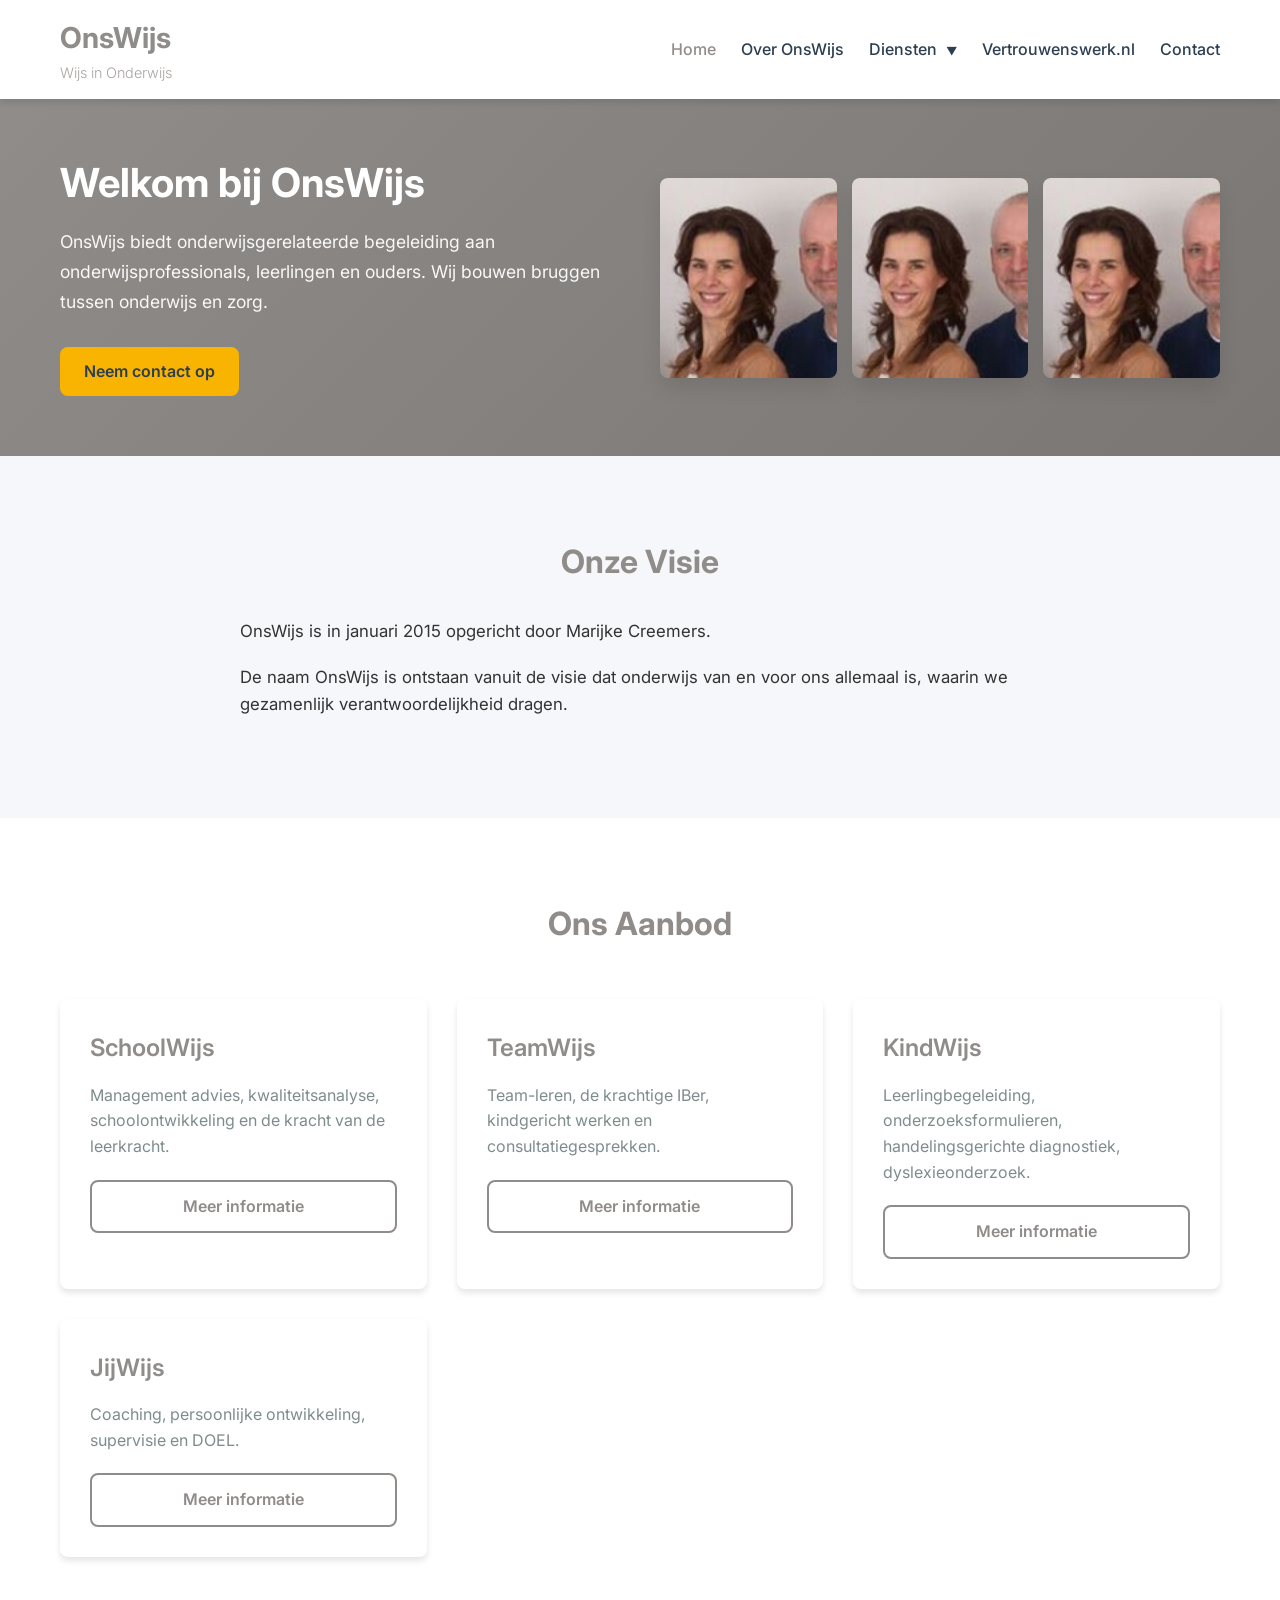
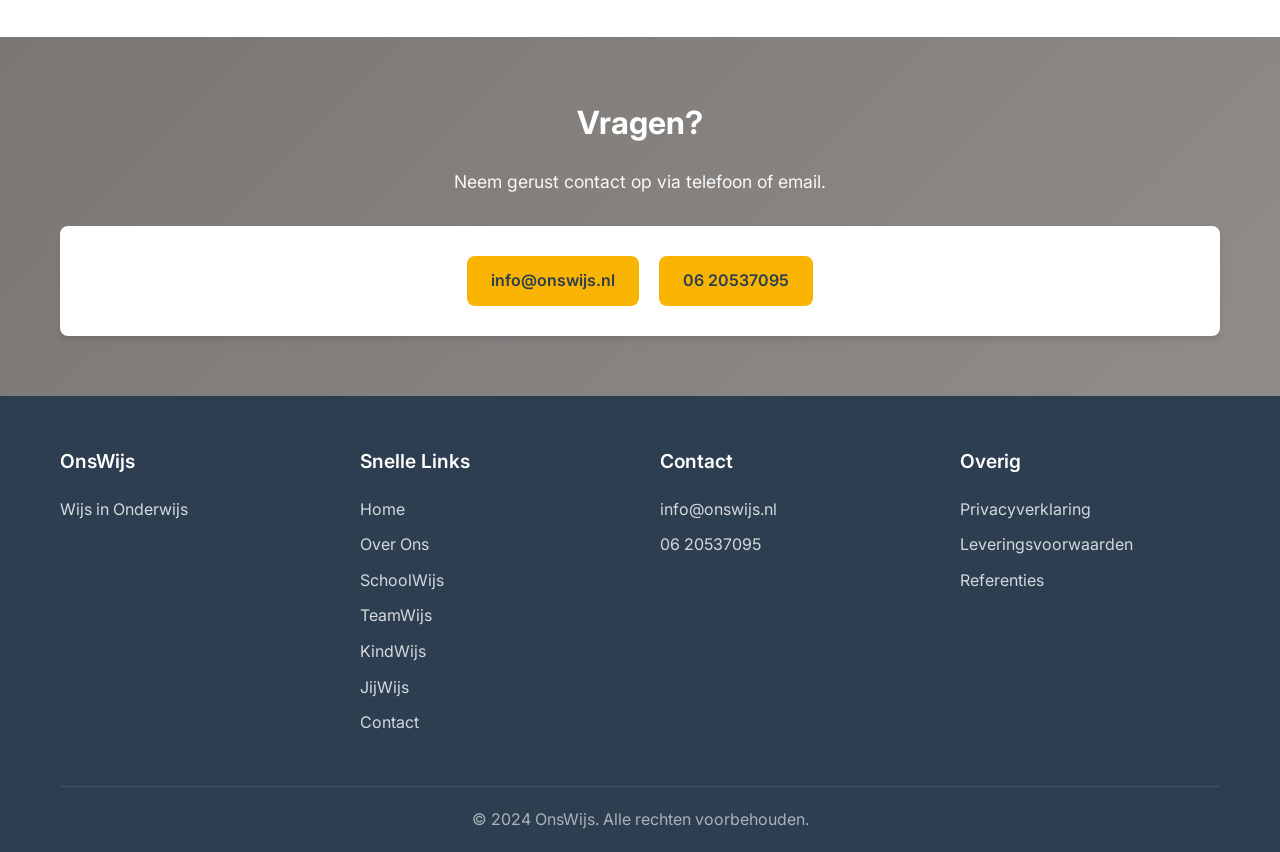
<file: index.html>
<!DOCTYPE html>
<html lang="nl">
<head>
    <meta charset="UTF-8">
    <meta name="viewport" content="width=device-width, initial-scale=1.0">
    <meta name="description" content="OnsWijs - Onderwijsgerelateerde begeleiding voor onderwijsprofessionals, leerlingen en ouders">
    <title>OnsWijs - Wijs in Onderwijs</title>
    <link rel="stylesheet" href="css/style.css">
    <link rel="preconnect" href="https://fonts.googleapis.com">
    <link rel="preconnect" href="https://fonts.gstatic.com" crossorigin>
    <link href="https://fonts.googleapis.com/css2?family=Inter:wght@300;400;500;600;700&display=swap" rel="stylesheet">
</head>
<body>
    <!-- HEADER -->
    <header class="header">
        <div class="container">
            <div class="logo">
                <h1>OnsWijs</h1>
                <p class="tagline">Wijs in Onderwijs</p>
            </div>
            <nav class="main-nav">
                <button class="mobile-menu-toggle" aria-label="Menu">
                    <span class="hamburger"></span>
                </button>
                <ul class="nav-list">
                    <li><a href="index.html" class="active">Home</a></li>
                    <li><a href="over-ons.html">Over OnsWijs</a></li>
                    <li class="dropdown">
                        <a href="#">Diensten <span class="arrow">▼</span></a>
                        <ul class="dropdown-menu">
                            <li><a href="diensten/schoolwijs.html">SchoolWijs</a></li>
                            <li><a href="diensten/teamwijs.html">TeamWijs</a></li>
                            <li><a href="diensten/kindwijs.html">KindWijs</a></li>
                            <li><a href="diensten/jijwijs.html">JijWijs</a></li>
                        </ul>
                    </li>
                    <li><a href="https://www.vertrouwenswerk.nl" target="_blank">Vertrouwenswerk.nl</a></li>
                    <li><a href="contact.html">Contact</a></li>
                </ul>
            </nav>
        </div>
    </header>

    <!-- MAIN CONTENT -->
    <main>
        <section class="hero">
            <div class="container">
                <div class="hero-content">
                    <h2>Welkom bij OnsWijs</h2>
                    <p class="hero-text">
                        OnsWijs biedt onderwijsgerelateerde begeleiding aan onderwijsprofessionals, leerlingen en ouders. Wij bouwen bruggen tussen onderwijs en zorg.
                    </p>
                    <a href="contact.html" class="btn btn-primary">Neem contact op</a>
                </div>
                <div class="hero-images">
                    <img src="images/image1.jpg" alt="Onderwijsbegeleiding" class="hero-img">
                    <img src="images/image2.jpg" alt="Teamontwikkeling" class="hero-img">
                    <img src="images/image3.jpg" alt="Persoonlijke begeleiding" class="hero-img">
                </div>
            </div>
        </section>

        <section class="intro">
            <div class="container">
                <h2>Onze Visie</h2>
                <div class="intro-content">
                    <p>OnsWijs is in januari 2015 opgericht door Marijke Creemers.</p>
                    <p>De naam OnsWijs is ontstaan vanuit de visie dat onderwijs van en voor ons allemaal is, waarin we gezamenlijk verantwoordelijkheid dragen.</p>
                </div>
            </div>
        </section>

        <section class="services-overview">
            <div class="container">
                <h2>Ons Aanbod</h2>
                <div class="services-grid">
                    <div class="service-card">
                        <h3>SchoolWijs</h3>
                        <p>Management advies, kwaliteitsanalyse, schoolontwikkeling en de kracht van de leerkracht.</p>
                        <a href="diensten/schoolwijs.html" class="btn btn-secondary">Meer informatie</a>
                    </div>
                    <div class="service-card">
                        <h3>TeamWijs</h3>
                        <p>Team-leren, de krachtige IBer, kindgericht werken en consultatiegesprekken.</p>
                        <a href="diensten/teamwijs.html" class="btn btn-secondary">Meer informatie</a>
                    </div>
                    <div class="service-card">
                        <h3>KindWijs</h3>
                        <p>Leerlingbegeleiding, onderzoeksformulieren, handelingsgerichte diagnostiek, dyslexieonderzoek.</p>
                        <a href="diensten/kindwijs.html" class="btn btn-secondary">Meer informatie</a>
                    </div>
                    <div class="service-card">
                        <h3>JijWijs</h3>
                        <p>Coaching, persoonlijke ontwikkeling, supervisie en DOEL.</p>
                        <a href="diensten/jijwijs.html" class="btn btn-secondary">Meer informatie</a>
                    </div>
                </div>
            </div>
        </section>

        <section class="cta">
            <div class="container">
                <h2>Vragen?</h2>
                <p>Neem gerust contact op via telefoon of email.</p>
                <div class="contact-info">
                    <a href="mailto:info@onswijs.nl" class="btn btn-primary">info@onswijs.nl</a>
                    <a href="tel:+31620537095" class="btn btn-primary">06 20537095</a>
                </div>
            </div>
        </section>
    </main>

    <!-- FOOTER -->
    <footer class="footer">
        <div class="container">
            <div class="footer-content">
                <div class="footer-section">
                    <h3>OnsWijs</h3>
                    <p>Wijs in Onderwijs</p>
                </div>
                <div class="footer-section">
                    <h3>Snelle Links</h3>
                    <ul>
                        <li><a href="index.html">Home</a></li>
                        <li><a href="over-ons.html">Over Ons</a></li>
                        <li><a href="diensten/schoolwijs.html">SchoolWijs</a></li>
                        <li><a href="diensten/teamwijs.html">TeamWijs</a></li>
                        <li><a href="diensten/kindwijs.html">KindWijs</a></li>
                        <li><a href="diensten/jijwijs.html">JijWijs</a></li>
                        <li><a href="contact.html">Contact</a></li>
                    </ul>
                </div>
                <div class="footer-section">
                    <h3>Contact</h3>
                    <p><a href="mailto:info@onswijs.nl">info@onswijs.nl</a></p>
                    <p><a href="tel:+31620537095">06 20537095</a></p>
                </div>
                <div class="footer-section">
                    <h3>Overig</h3>
                    <ul>
                        <li><a href="privacy.html">Privacyverklaring</a></li>
                        <li><a href="leveringsvoorwaarden.html">Leveringsvoorwaarden</a></li>
                        <li><a href="referenties.html">Referenties</a></li>
                    </ul>
                </div>
            </div>
            <div class="footer-bottom">
                <p>&copy; 2024 OnsWijs. Alle rechten voorbehouden.</p>
            </div>
        </div>
    </footer>

    <script src="js/main.js"></script>
</body>
</html>
</file>
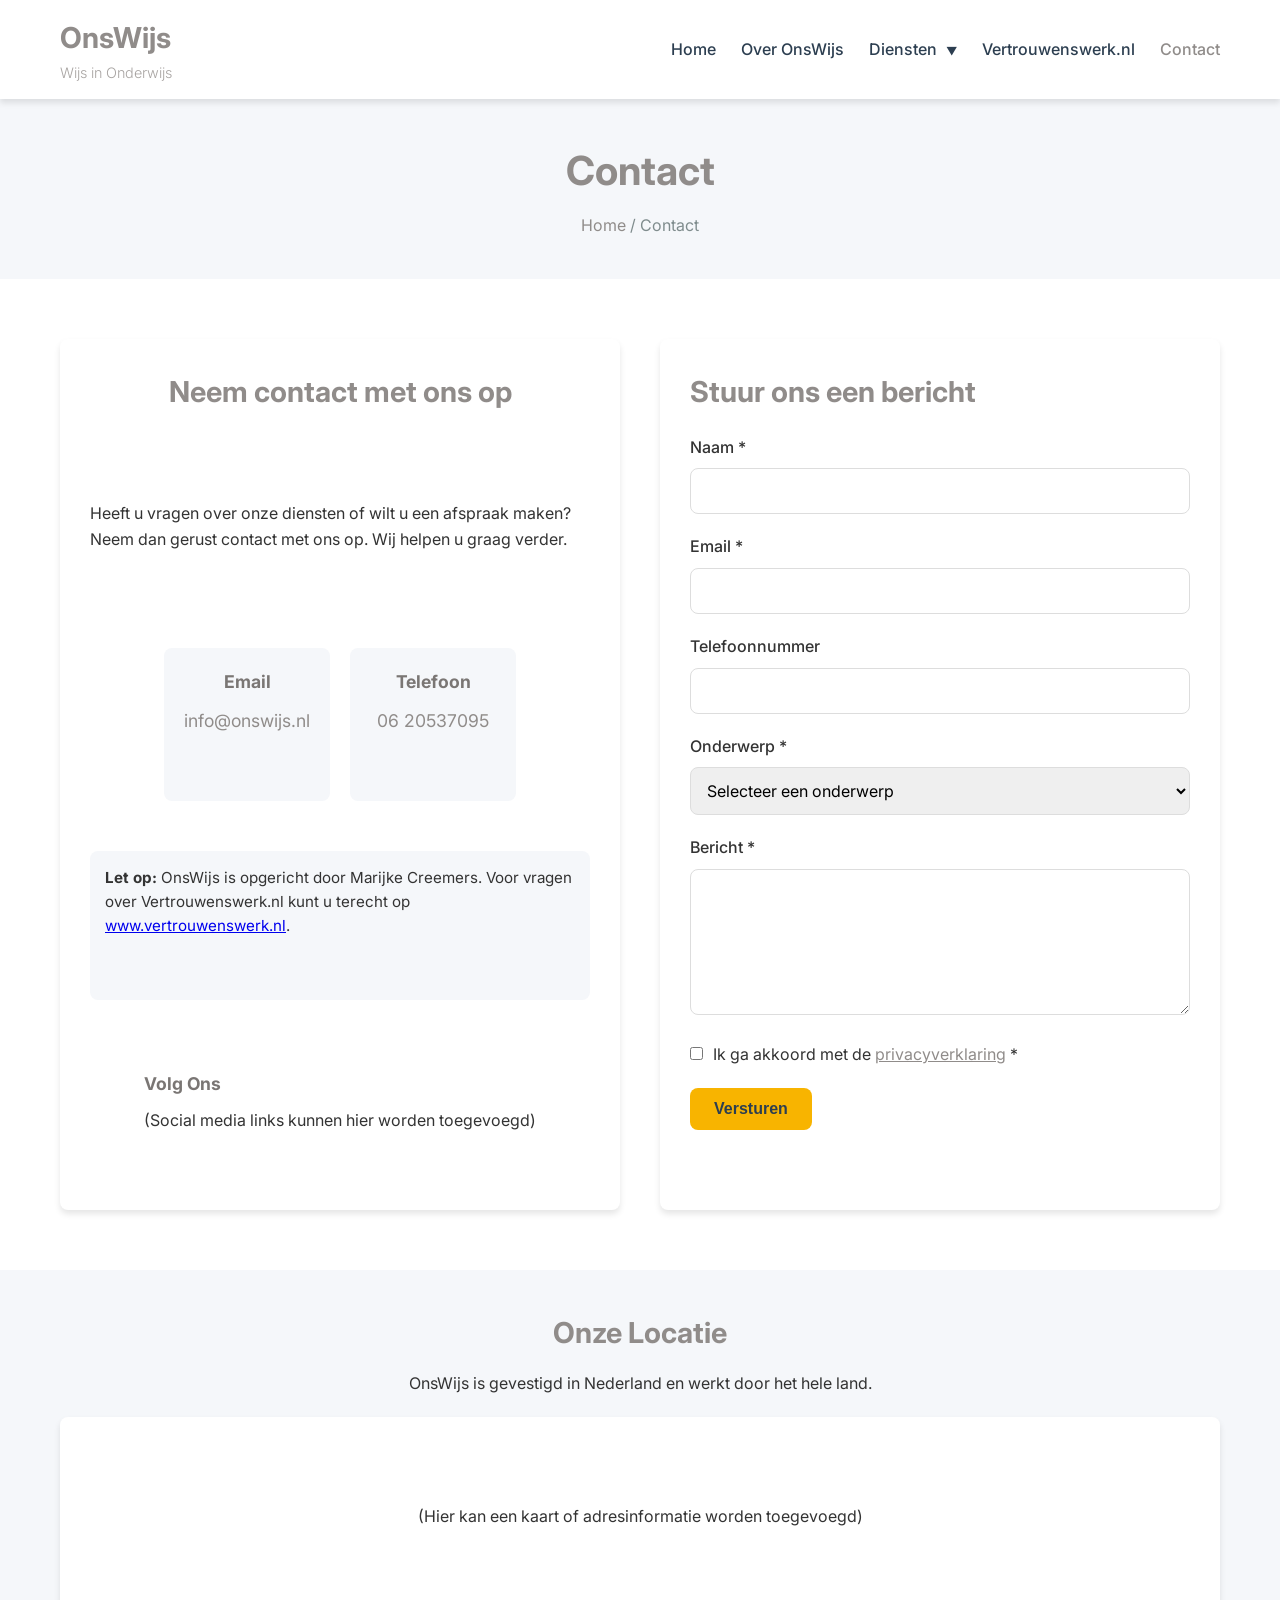
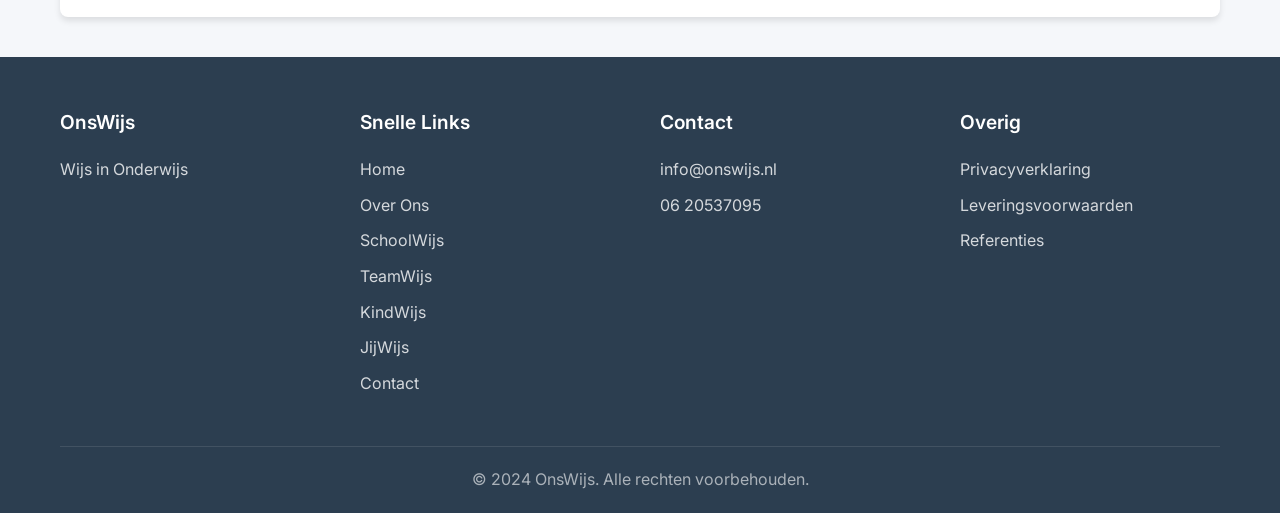
<file: contact.html>
<!DOCTYPE html>
<html lang="nl">
<head>
    <meta charset="UTF-8">
    <meta name="viewport" content="width=device-width, initial-scale=1.0">
    <meta name="description" content="Contact OnsWijs - Neem contact op voor onderwijsgerelateerde begeleiding">
    <title>Contact - OnsWijs</title>
    <link rel="stylesheet" href="css/style.css">
    <link rel="preconnect" href="https://fonts.googleapis.com">
    <link rel="preconnect" href="https://fonts.gstatic.com" crossorigin>
    <link href="https://fonts.googleapis.com/css2?family=Inter:wght@300;400;500;600;700&display=swap" rel="stylesheet">
</head>
<body>
    <header class="header">
        <div class="container">
            <div class="logo">
                <h1>OnsWijs</h1>
                <p class="tagline">Wijs in Onderwijs</p>
            </div>
            <nav class="main-nav">
                <button class="mobile-menu-toggle" aria-label="Menu">
                    <span class="hamburger"></span>
                </button>
                <ul class="nav-list">
                    <li><a href="index.html">Home</a></li>
                    <li><a href="over-ons.html">Over OnsWijs</a></li>
                    <li class="dropdown">
                        <a href="#">Diensten <span class="arrow">▼</span></a>
                        <ul class="dropdown-menu">
                            <li><a href="diensten/schoolwijs.html">SchoolWijs</a></li>
                            <li><a href="diensten/teamwijs.html">TeamWijs</a></li>
                            <li><a href="diensten/kindwijs.html">KindWijs</a></li>
                            <li><a href="diensten/jijwijs.html">JijWijs</a></li>
                        </ul>
                    </li>
                    <li><a href="https://www.vertrouwenswerk.nl" target="_blank">Vertrouwenswerk.nl</a></li>
                    <li><a href="contact.html" class="active">Contact</a></li>
                </ul>
            </nav>
        </div>
    </header>

    <main>
        <section class="page-header">
            <div class="container">
                <h1>Contact</h1>
                <p class="breadcrumb"><a href="index.html">Home</a> / Contact</p>
            </div>
        </section>

        <section class="content-section">
            <div class="container">
                <div class="contact-container">
                    <article class="contact-info">
                        <h2>Neem contact met ons op</h2>
                        <p>
                            Heeft u vragen over onze diensten of wilt u een afspraak maken?
                            Neem dan gerust contact met ons op. Wij helpen u graag verder.
                        </p>

                        <div class="contact-details">
                            <div class="contact-item">
                                <h3>Email</h3>
                                <p><a href="mailto:info@onswijs.nl">info@onswijs.nl</a></p>
                            </div>
                            <div class="contact-item">
                                <h3>Telefoon</h3>
                                <p><a href="tel:+31620537095">06 20537095</a></p>
                            </div>
                        </div>

                        <div class="contact-note">
                            <p>
                                <strong>Let op:</strong> OnsWijs is opgericht door Marijke Creemers.
                                Voor vragen over Vertrouwenswerk.nl kunt u terecht op <a href="https://www.vertrouwenswerk.nl" target="_blank">www.vertrouwenswerk.nl</a>.
                            </p>
                        </div>

                        <div class="social-media">
                            <h3>Volg Ons</h3>
                            <p>(Social media links kunnen hier worden toegevoegd)</p>
                        </div>
                    </article>

                    <article class="contact-form">
                        <h2>Stuur ons een bericht</h2>
                        <form id="contactForm" action="#" method="POST">
                            <div class="form-group">
                                <label for="name">Naam *</label>
                                <input type="text" id="name" name="name" required>
                            </div>

                            <div class="form-group">
                                <label for="email">Email *</label>
                                <input type="email" id="email" name="email" required>
                            </div>

                            <div class="form-group">
                                <label for="phone">Telefoonnummer</label>
                                <input type="tel" id="phone" name="phone">
                            </div>

                            <div class="form-group">
                                <label for="subject">Onderwerp *</label>
                                <select id="subject" name="subject" required>
                                    <option value="" disabled selected>Selecteer een onderwerp</option>
                                    <option value="schoolwijs">SchoolWijs</option>
                                    <option value="teamwijs">TeamWijs</option>
                                    <option value="kindwijs">KindWijs</option>
                                    <option value="jijwijs">JijWijs</option>
                                    <option value="algemeen">Algemene vraag</option>
                                </select>
                            </div>

                            <div class="form-group">
                                <label for="message">Bericht *</label>
                                <textarea id="message" name="message" rows="6" required></textarea>
                            </div>

                            <div class="form-group checkbox-group">
                                <input type="checkbox" id="privacy" name="privacy" required>
                                <label for="privacy">Ik ga akkoord met de <a href="privacy.html">privacyverklaring</a> *</label>
                            </div>

                            <button type="submit" class="btn btn-primary">Versturen</button>
                        </form>

                        <div id="formMessage" class="form-message"></div>
                    </article>
                </div>
            </div>
        </section>

        <section class="map-section">
            <div class="container">
                <h2>Onze Locatie</h2>
                <p>OnsWijs is gevestigd in Nederland en werkt door het hele land.</p>
                <div class="map-placeholder">
                    <p>(Hier kan een kaart of adresinformatie worden toegevoegd)</p>
                </div>
            </div>
        </section>
    </main>

    <footer class="footer">
        <div class="container">
            <div class="footer-content">
                <div class="footer-section">
                    <h3>OnsWijs</h3>
                    <p>Wijs in Onderwijs</p>
                </div>
                <div class="footer-section">
                    <h3>Snelle Links</h3>
                    <ul>
                        <li><a href="index.html">Home</a></li>
                        <li><a href="over-ons.html">Over Ons</a></li>
                        <li><a href="diensten/schoolwijs.html">SchoolWijs</a></li>
                        <li><a href="diensten/teamwijs.html">TeamWijs</a></li>
                        <li><a href="diensten/kindwijs.html">KindWijs</a></li>
                        <li><a href="diensten/jijwijs.html">JijWijs</a></li>
                        <li><a href="contact.html">Contact</a></li>
                    </ul>
                </div>
                <div class="footer-section">
                    <h3>Contact</h3>
                    <p><a href="mailto:info@onswijs.nl">info@onswijs.nl</a></p>
                    <p><a href="tel:+31620537095">06 20537095</a></p>
                </div>
                <div class="footer-section">
                    <h3>Overig</h3>
                    <ul>
                        <li><a href="privacy.html">Privacyverklaring</a></li>
                        <li><a href="leveringsvoorwaarden.html">Leveringsvoorwaarden</a></li>
                        <li><a href="referenties.html">Referenties</a></li>
                    </ul>
                </div>
            </div>
            <div class="footer-bottom">
                <p>&copy; 2024 OnsWijs. Alle rechten voorbehouden.</p>
            </div>
        </div>
    </footer>

    <script src="js/main.js"></script>
    <script>
        // Simple form handling for demonstration
        document.getElementById('contactForm').addEventListener('submit', function(e) {
            e.preventDefault();

            const formMessage = document.getElementById('formMessage');
            formMessage.textContent = 'Bedankt voor uw bericht! We nemen zo snel mogelijk contact met u op.';
            formMessage.className = 'form-message success';

            // Reset form
            this.reset();

            // Hide message after 5 seconds
            setTimeout(() => {
                formMessage.textContent = '';
                formMessage.className = 'form-message';
            }, 5000);
        });
    </script>
</body>
</html>
</file>
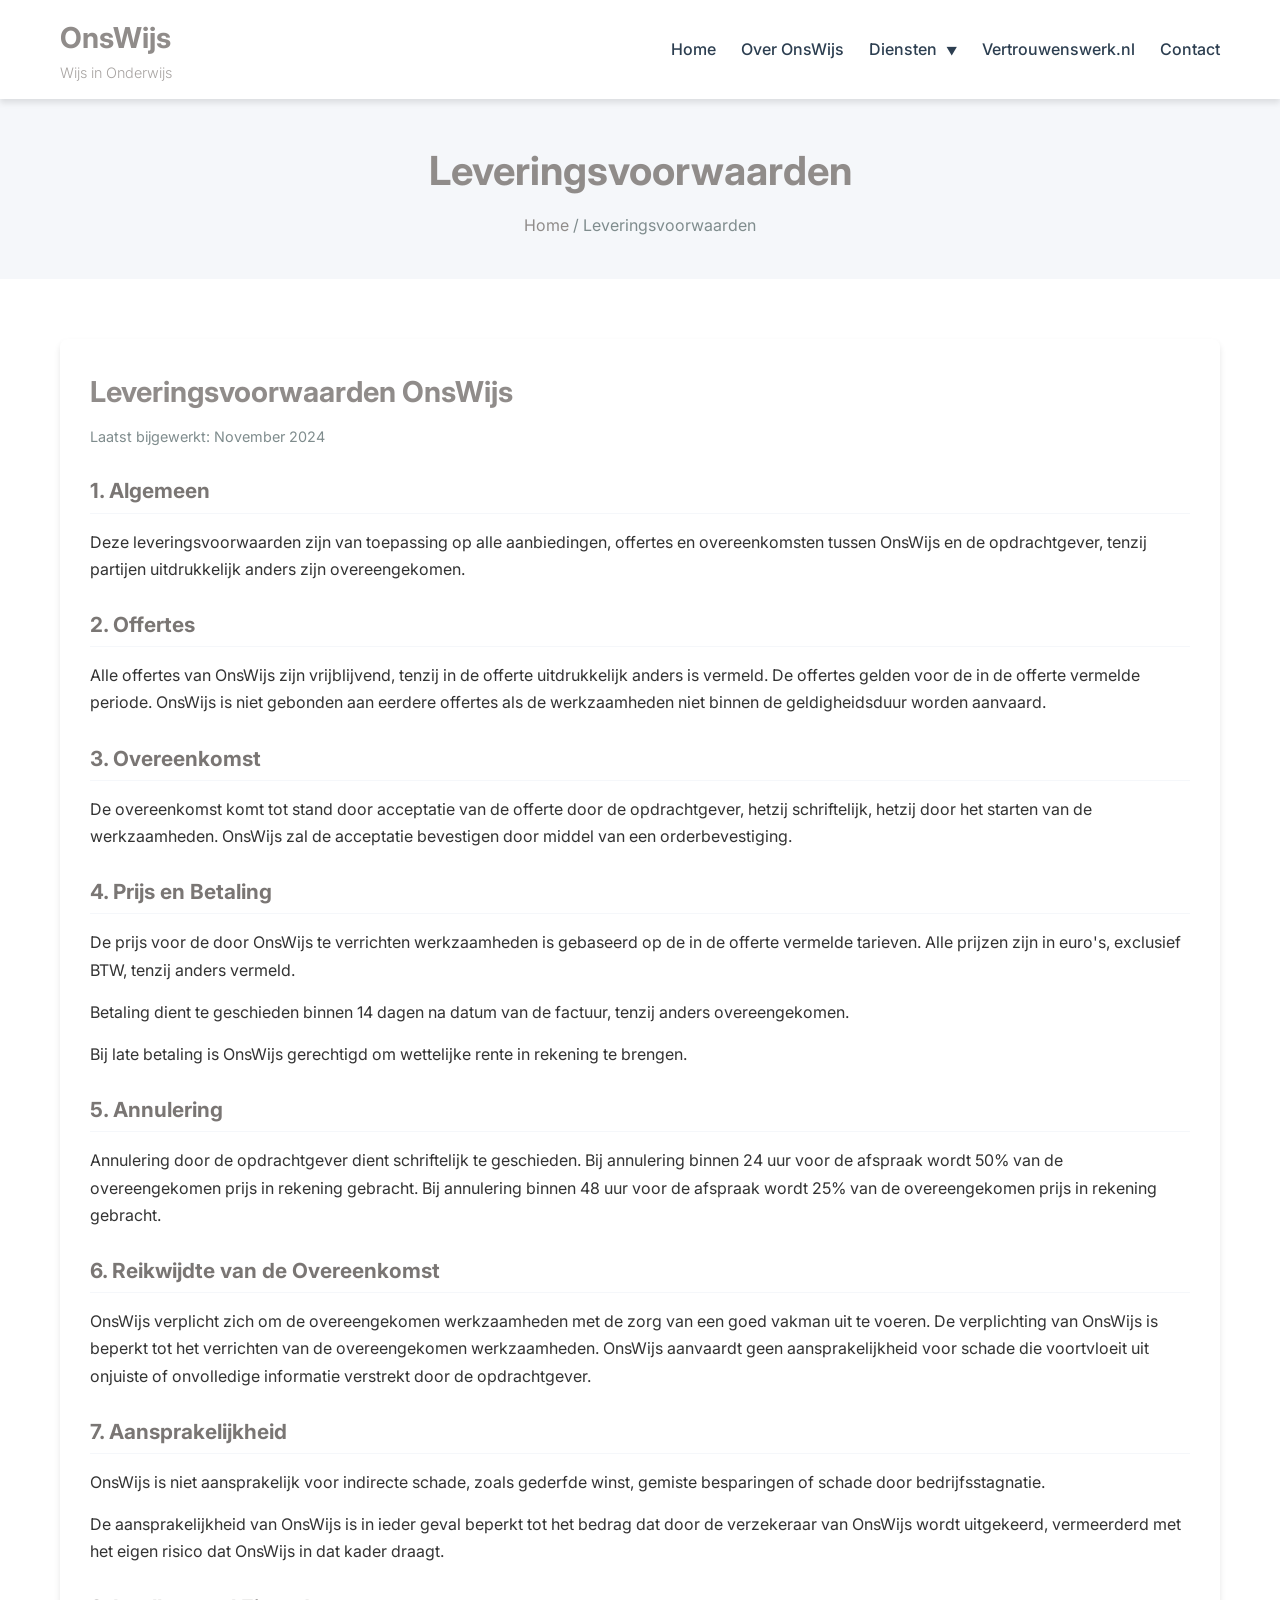
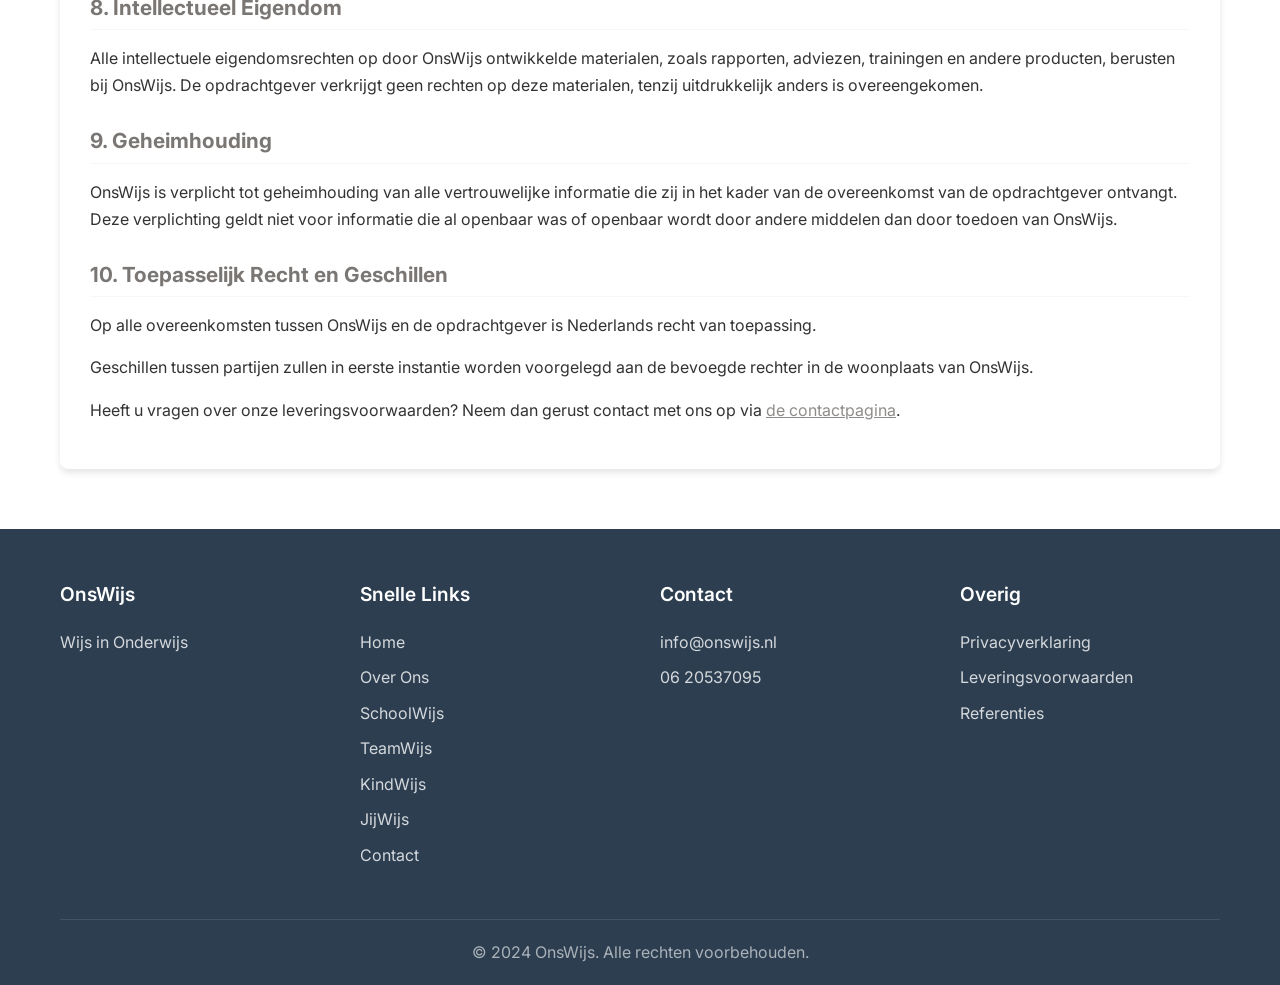
<file: leveringsvoorwaarden.html>
<!DOCTYPE html>
<html lang="nl">
<head>
    <meta charset="UTF-8">
    <meta name="viewport" content="width=device-width, initial-scale=1.0">
    <meta name="description" content="Leveringsvoorwaarden OnsWijs">
    <title>Leveringsvoorwaarden - OnsWijs</title>
    <link rel="stylesheet" href="css/style.css">
    <link rel="preconnect" href="https://fonts.googleapis.com">
    <link rel="preconnect" href="https://fonts.gstatic.com" crossorigin>
    <link href="https://fonts.googleapis.com/css2?family=Inter:wght@300;400;500;600;700&display=swap" rel="stylesheet">
</head>
<body>
    <header class="header">
        <div class="container">
            <div class="logo">
                <h1>OnsWijs</h1>
                <p class="tagline">Wijs in Onderwijs</p>
            </div>
            <nav class="main-nav">
                <button class="mobile-menu-toggle" aria-label="Menu">
                    <span class="hamburger"></span>
                </button>
                <ul class="nav-list">
                    <li><a href="index.html">Home</a></li>
                    <li><a href="over-ons.html">Over OnsWijs</a></li>
                    <li class="dropdown">
                        <a href="#">Diensten <span class="arrow">▼</span></a>
                        <ul class="dropdown-menu">
                            <li><a href="diensten/schoolwijs.html">SchoolWijs</a></li>
                            <li><a href="diensten/teamwijs.html">TeamWijs</a></li>
                            <li><a href="diensten/kindwijs.html">KindWijs</a></li>
                            <li><a href="diensten/jijwijs.html">JijWijs</a></li>
                        </ul>
                    </li>
                    <li><a href="https://www.vertrouwenswerk.nl" target="_blank">Vertrouwenswerk.nl</a></li>
                    <li><a href="contact.html">Contact</a></li>
                </ul>
            </nav>
        </div>
    </header>

    <main>
        <section class="page-header">
            <div class="container">
                <h1>Leveringsvoorwaarden</h1>
                <p class="breadcrumb"><a href="index.html">Home</a> / Leveringsvoorwaarden</p>
            </div>
        </section>

        <section class="content-section">
            <div class="container">
                <article class="legal-content">
                    <h2>Leveringsvoorwaarden OnsWijs</h2>
                    <p class="last-updated">Laatst bijgewerkt: November 2024</p>

                    <h3>1. Algemeen</h3>
                    <p>
                        Deze leveringsvoorwaarden zijn van toepassing op alle aanbiedingen, offertes en overeenkomsten
                        tussen OnsWijs en de opdrachtgever, tenzij partijen uitdrukkelijk anders zijn overeengekomen.
                    </p>

                    <h3>2. Offertes</h3>
                    <p>
                        Alle offertes van OnsWijs zijn vrijblijvend, tenzij in de offerte uitdrukkelijk anders is vermeld.
                        De offertes gelden voor de in de offerte vermelde periode. OnsWijs is niet gebonden aan eerdere
                        offertes als de werkzaamheden niet binnen de geldigheidsduur worden aanvaard.
                    </p>

                    <h3>3. Overeenkomst</h3>
                    <p>
                        De overeenkomst komt tot stand door acceptatie van de offerte door de opdrachtgever, hetzij
                        schriftelijk, hetzij door het starten van de werkzaamheden. OnsWijs zal de acceptatie bevestigen
                        door middel van een orderbevestiging.
                    </p>

                    <h3>4. Prijs en Betaling</h3>
                    <p>
                        De prijs voor de door OnsWijs te verrichten werkzaamheden is gebaseerd op de in de offerte
                        vermelde tarieven. Alle prijzen zijn in euro's, exclusief BTW, tenzij anders vermeld.
                    </p>
                    <p>
                        Betaling dient te geschieden binnen 14 dagen na datum van de factuur, tenzij anders overeengekomen.
                    </p>
                    <p>
                        Bij late betaling is OnsWijs gerechtigd om wettelijke rente in rekening te brengen.
                    </p>

                    <h3>5. Annulering</h3>
                    <p>
                        Annulering door de opdrachtgever dient schriftelijk te geschieden. Bij annulering binnen 24 uur
                        voor de afspraak wordt 50% van de overeengekomen prijs in rekening gebracht. Bij annulering
                        binnen 48 uur voor de afspraak wordt 25% van de overeengekomen prijs in rekening gebracht.
                    </p>

                    <h3>6. Reikwijdte van de Overeenkomst</h3>
                    <p>
                        OnsWijs verplicht zich om de overeengekomen werkzaamheden met de zorg van een goed
                        vakman uit te voeren. De verplichting van OnsWijs is beperkt tot het verrichten van de
                        overeengekomen werkzaamheden. OnsWijs aanvaardt geen aansprakelijkheid voor schade die
                        voortvloeit uit onjuiste of onvolledige informatie verstrekt door de opdrachtgever.
                    </p>

                    <h3>7. Aansprakelijkheid</h3>
                    <p>
                        OnsWijs is niet aansprakelijk voor indirecte schade, zoals gederfde winst, gemiste besparingen
                        of schade door bedrijfsstagnatie.
                    </p>
                    <p>
                        De aansprakelijkheid van OnsWijs is in ieder geval beperkt tot het bedrag dat door de
                        verzekeraar van OnsWijs wordt uitgekeerd, vermeerderd met het eigen risico dat OnsWijs
                        in dat kader draagt.
                    </p>

                    <h3>8. Intellectueel Eigendom</h3>
                    <p>
                        Alle intellectuele eigendomsrechten op door OnsWijs ontwikkelde materialen, zoals rapporten,
                        adviezen, trainingen en andere producten, berusten bij OnsWijs. De opdrachtgever verkrijgt
                        geen rechten op deze materialen, tenzij uitdrukkelijk anders is overeengekomen.
                    </p>

                    <h3>9. Geheimhouding</h3>
                    <p>
                        OnsWijs is verplicht tot geheimhouding van alle vertrouwelijke informatie die zij in het kader
                        van de overeenkomst van de opdrachtgever ontvangt. Deze verplichting geldt niet voor informatie
                        die al openbaar was of openbaar wordt door andere middelen dan door toedoen van OnsWijs.
                    </p>

                    <h3>10. Toepasselijk Recht en Geschillen</h3>
                    <p>
                        Op alle overeenkomsten tussen OnsWijs en de opdrachtgever is Nederlands recht van toepassing.
                    </p>
                    <p>
                        Geschillen tussen partijen zullen in eerste instantie worden voorgelegd aan de bevoegde rechter
                        in de woonplaats van OnsWijs.
                    </p>

                    <p>
                        Heeft u vragen over onze leveringsvoorwaarden? Neem dan gerust contact met ons op via
                        <a href="contact.html">de contactpagina</a>.
                    </p>
                </article>
            </div>
        </section>
    </main>

    <footer class="footer">
        <div class="container">
            <div class="footer-content">
                <div class="footer-section">
                    <h3>OnsWijs</h3>
                    <p>Wijs in Onderwijs</p>
                </div>
                <div class="footer-section">
                    <h3>Snelle Links</h3>
                    <ul>
                        <li><a href="index.html">Home</a></li>
                        <li><a href="over-ons.html">Over Ons</a></li>
                        <li><a href="diensten/schoolwijs.html">SchoolWijs</a></li>
                        <li><a href="diensten/teamwijs.html">TeamWijs</a></li>
                        <li><a href="diensten/kindwijs.html">KindWijs</a></li>
                        <li><a href="diensten/jijwijs.html">JijWijs</a></li>
                        <li><a href="contact.html">Contact</a></li>
                    </ul>
                </div>
                <div class="footer-section">
                    <h3>Contact</h3>
                    <p><a href="mailto:info@onswijs.nl">info@onswijs.nl</a></p>
                    <p><a href="tel:+31620537095">06 20537095</a></p>
                </div>
                <div class="footer-section">
                    <h3>Overig</h3>
                    <ul>
                        <li><a href="privacy.html">Privacyverklaring</a></li>
                        <li><a href="leveringsvoorwaarden.html">Leveringsvoorwaarden</a></li>
                        <li><a href="referenties.html">Referenties</a></li>
                    </ul>
                </div>
            </div>
            <div class="footer-bottom">
                <p>&copy; 2024 OnsWijs. Alle rechten voorbehouden.</p>
            </div>
        </div>
    </footer>

    <script src="js/main.js"></script>
</body>
</html>
</file>
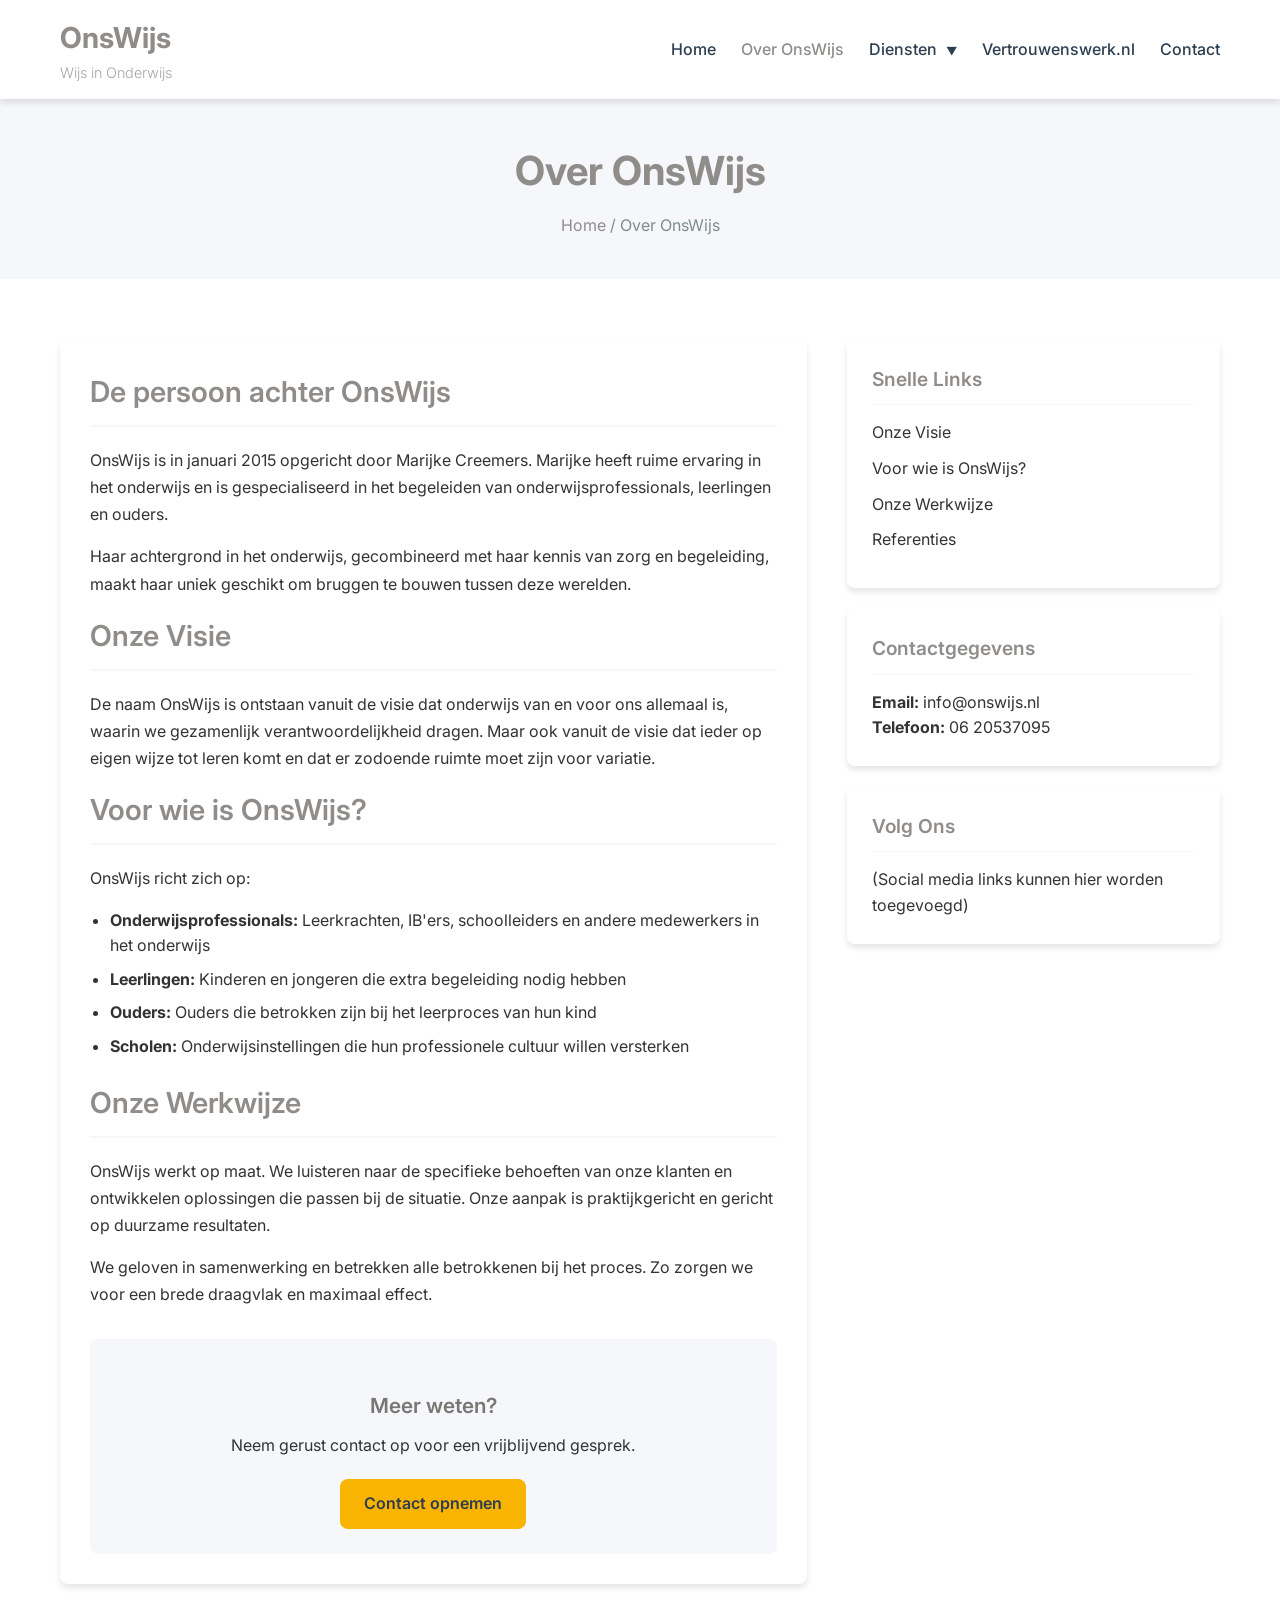
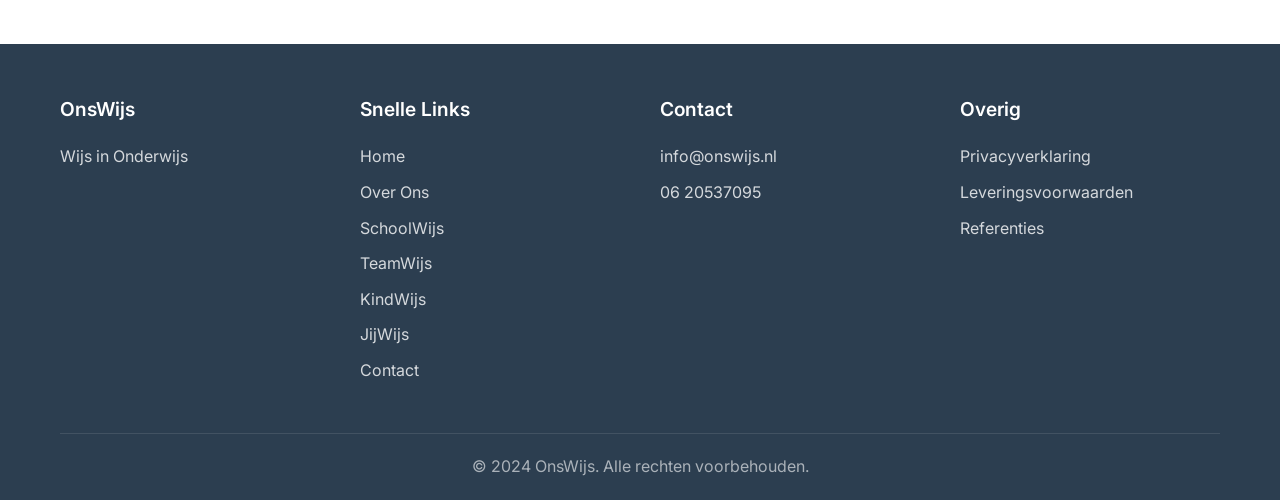
<file: over-ons.html>
<!DOCTYPE html>
<html lang="nl">
<head>
    <meta charset="UTF-8">
    <meta name="viewport" content="width=device-width, initial-scale=1.0">
    <meta name="description" content="Over OnsWijs - Marijke Creemers en de visie achter OnsWijs">
    <title>Over OnsWijs - Wijs in Onderwijs</title>
    <link rel="stylesheet" href="css/style.css">
    <link rel="preconnect" href="https://fonts.googleapis.com">
    <link rel="preconnect" href="https://fonts.gstatic.com" crossorigin>
    <link href="https://fonts.googleapis.com/css2?family=Inter:wght@300;400;500;600;700&display=swap" rel="stylesheet">
</head>
<body>
    <header class="header">
        <div class="container">
            <div class="logo">
                <h1>OnsWijs</h1>
                <p class="tagline">Wijs in Onderwijs</p>
            </div>
            <nav class="main-nav">
                <button class="mobile-menu-toggle" aria-label="Menu">
                    <span class="hamburger"></span>
                </button>
                <ul class="nav-list">
                    <li><a href="index.html">Home</a></li>
                    <li><a href="over-ons.html" class="active">Over OnsWijs</a></li>
                    <li class="dropdown">
                        <a href="#">Diensten <span class="arrow">▼</span></a>
                        <ul class="dropdown-menu">
                            <li><a href="diensten/schoolwijs.html">SchoolWijs</a></li>
                            <li><a href="diensten/teamwijs.html">TeamWijs</a></li>
                            <li><a href="diensten/kindwijs.html">KindWijs</a></li>
                            <li><a href="diensten/jijwijs.html">JijWijs</a></li>
                        </ul>
                    </li>
                    <li><a href="https://www.vertrouwenswerk.nl" target="_blank">Vertrouwenswerk.nl</a></li>
                    <li><a href="contact.html">Contact</a></li>
                </ul>
            </nav>
        </div>
    </header>

    <main>
        <section class="page-header">
            <div class="container">
                <h1>Over OnsWijs</h1>
                <p class="breadcrumb"><a href="index.html">Home</a> / Over OnsWijs</p>
            </div>
        </section>

        <section class="content-section">
            <div class="container">
                <div class="content-grid">
                    <article class="main-content">
                        <h2>De persoon achter OnsWijs</h2>
                        <p>
                            OnsWijs is in januari 2015 opgericht door Marijke Creemers. Marijke heeft ruime ervaring in het onderwijs
                            en is gespecialiseerd in het begeleiden van onderwijsprofessionals, leerlingen en ouders.
                        </p>
                        <p>
                            Haar achtergrond in het onderwijs, gecombineerd met haar kennis van zorg en begeleiding, maakt haar uniek
                            geschikt om bruggen te bouwen tussen deze werelden.
                        </p>

                        <h2>Onze Visie</h2>
                        <p>
                            De naam OnsWijs is ontstaan vanuit de visie dat onderwijs van en voor ons allemaal is, waarin we gezamenlijk
                            verantwoordelijkheid dragen. Maar ook vanuit de visie dat ieder op eigen wijze tot leren komt en dat er zodoende
                            ruimte moet zijn voor variatie.
                        </p>

                        <h2>Voor wie is OnsWijs?</h2>
                        <p>
                            OnsWijs richt zich op:
                        </p>
                        <ul>
                            <li><strong>Onderwijsprofessionals:</strong> Leerkrachten, IB'ers, schoolleiders en andere medewerkers in het onderwijs</li>
                            <li><strong>Leerlingen:</strong> Kinderen en jongeren die extra begeleiding nodig hebben</li>
                            <li><strong>Ouders:</strong> Ouders die betrokken zijn bij het leerproces van hun kind</li>
                            <li><strong>Scholen:</strong> Onderwijsinstellingen die hun professionele cultuur willen versterken</li>
                        </ul>

                        <h2>Onze Werkwijze</h2>
                        <p>
                            OnsWijs werkt op maat. We luisteren naar de specifieke behoeften van onze klanten en ontwikkelen
                            oplossingen die passen bij de situatie. Onze aanpak is praktijkgericht en gericht op duurzame resultaten.
                        </p>
                        <p>
                            We geloven in samenwerking en betrekken alle betrokkenen bij het proces. Zo zorgen we voor een brede
                            draagvlak en maximaal effect.
                        </p>

                        <div class="cta-section">
                            <h3>Meer weten?</h3>
                            <p>Neem gerust contact op voor een vrijblijvend gesprek.</p>
                            <a href="contact.html" class="btn btn-primary">Contact opnemen</a>
                        </div>
                    </article>

                    <aside class="sidebar">
                        <div class="sidebar-card">
                            <h3>Snelle Links</h3>
                            <ul>
                                <li><a href="#visie">Onze Visie</a></li>
                                <li><a href="#voor-wie">Voor wie is OnsWijs?</a></li>
                                <li><a href="#werkwijze">Onze Werkwijze</a></li>
                                <li><a href="referenties.html">Referenties</a></li>
                            </ul>
                        </div>

                        <div class="sidebar-card">
                            <h3>Contactgegevens</h3>
                            <p><strong>Email:</strong> <a href="mailto:info@onswijs.nl">info@onswijs.nl</a></p>
                            <p><strong>Telefoon:</strong> <a href="tel:+31620537095">06 20537095</a></p>
                        </div>

                        <div class="sidebar-card">
                            <h3>Volg Ons</h3>
                            <p>(Social media links kunnen hier worden toegevoegd)</p>
                        </div>
                    </aside>
                </div>
            </div>
        </section>
    </main>

    <footer class="footer">
        <div class="container">
            <div class="footer-content">
                <div class="footer-section">
                    <h3>OnsWijs</h3>
                    <p>Wijs in Onderwijs</p>
                </div>
                <div class="footer-section">
                    <h3>Snelle Links</h3>
                    <ul>
                        <li><a href="index.html">Home</a></li>
                        <li><a href="over-ons.html">Over Ons</a></li>
                        <li><a href="diensten/schoolwijs.html">SchoolWijs</a></li>
                        <li><a href="diensten/teamwijs.html">TeamWijs</a></li>
                        <li><a href="diensten/kindwijs.html">KindWijs</a></li>
                        <li><a href="diensten/jijwijs.html">JijWijs</a></li>
                        <li><a href="contact.html">Contact</a></li>
                    </ul>
                </div>
                <div class="footer-section">
                    <h3>Contact</h3>
                    <p><a href="mailto:info@onswijs.nl">info@onswijs.nl</a></p>
                    <p><a href="tel:+31620537095">06 20537095</a></p>
                </div>
                <div class="footer-section">
                    <h3>Overig</h3>
                    <ul>
                        <li><a href="privacy.html">Privacyverklaring</a></li>
                        <li><a href="leveringsvoorwaarden.html">Leveringsvoorwaarden</a></li>
                        <li><a href="referenties.html">Referenties</a></li>
                    </ul>
                </div>
            </div>
            <div class="footer-bottom">
                <p>&copy; 2024 OnsWijs. Alle rechten voorbehouden.</p>
            </div>
        </div>
    </footer>

    <script src="js/main.js"></script>
</body>
</html>
</file>
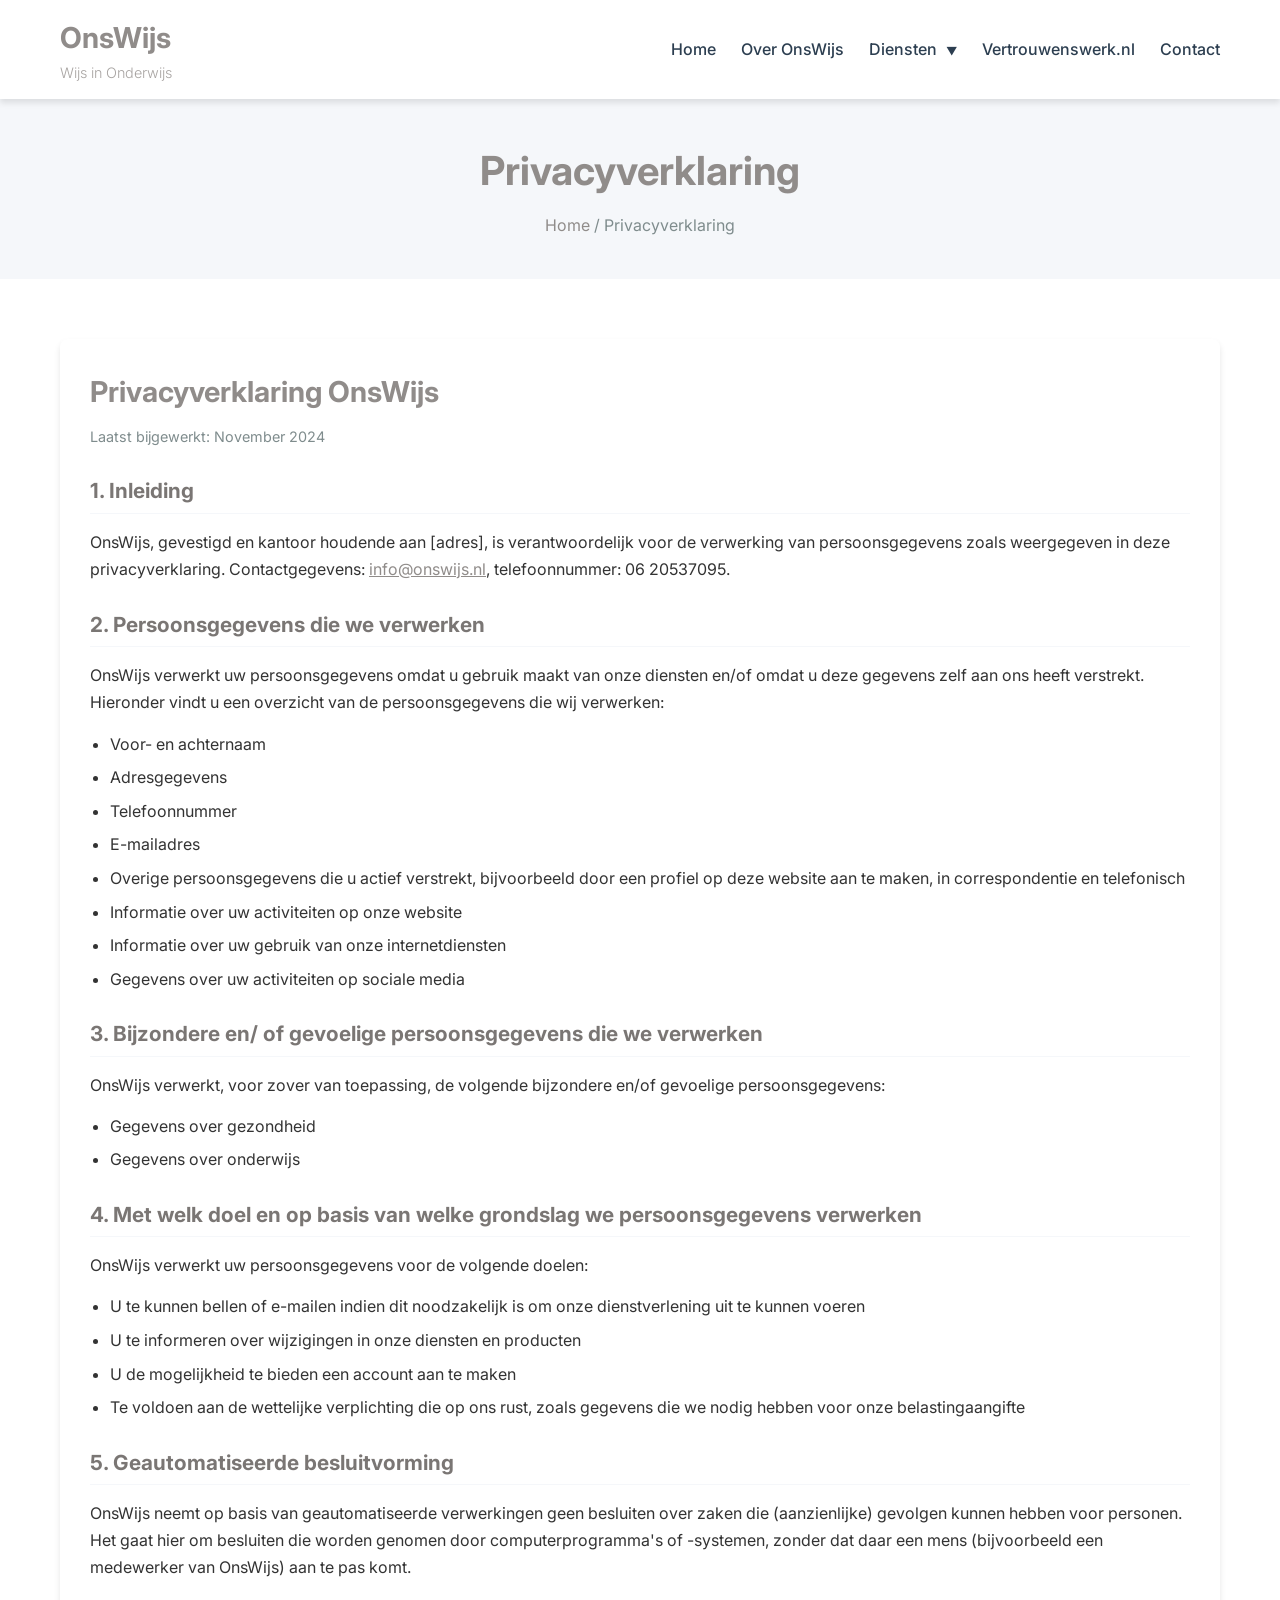
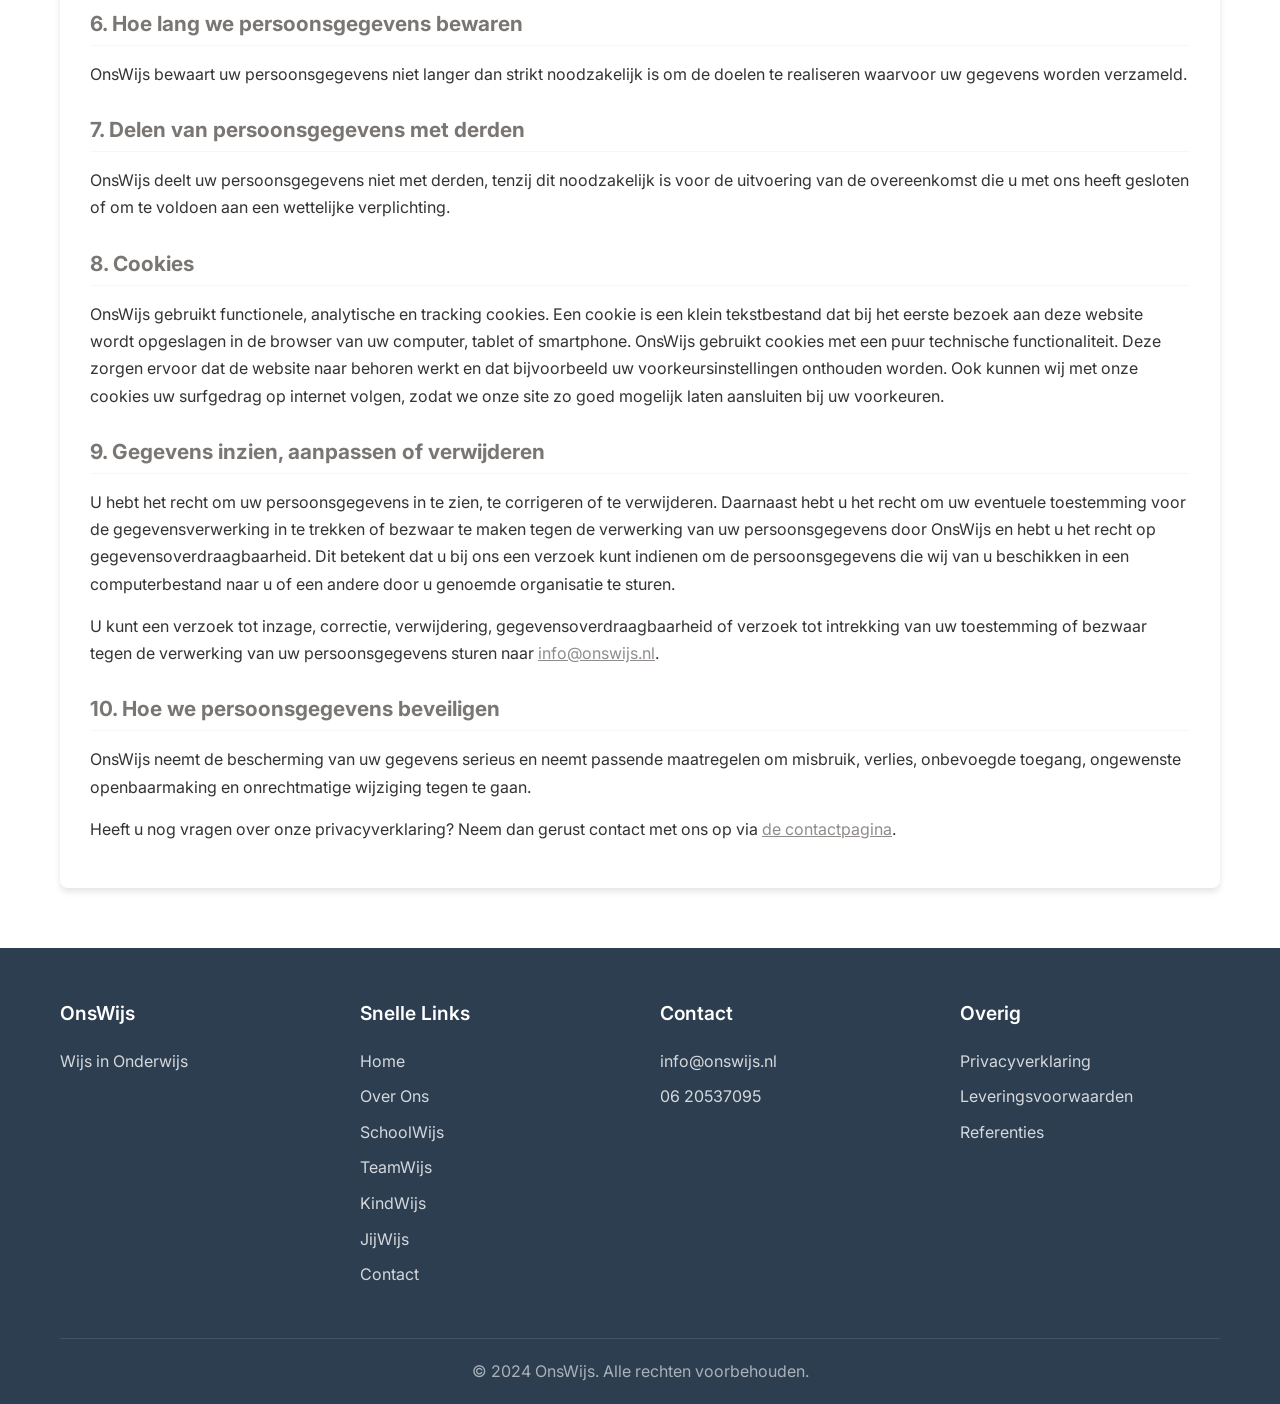
<file: privacy.html>
<!DOCTYPE html>
<html lang="nl">
<head>
    <meta charset="UTF-8">
    <meta name="viewport" content="width=device-width, initial-scale=1.0">
    <meta name="description" content="Privacyverklaring OnsWijs">
    <title>Privacyverklaring - OnsWijs</title>
    <link rel="stylesheet" href="css/style.css">
    <link rel="preconnect" href="https://fonts.googleapis.com">
    <link rel="preconnect" href="https://fonts.gstatic.com" crossorigin>
    <link href="https://fonts.googleapis.com/css2?family=Inter:wght@300;400;500;600;700&display=swap" rel="stylesheet">
</head>
<body>
    <header class="header">
        <div class="container">
            <div class="logo">
                <h1>OnsWijs</h1>
                <p class="tagline">Wijs in Onderwijs</p>
            </div>
            <nav class="main-nav">
                <button class="mobile-menu-toggle" aria-label="Menu">
                    <span class="hamburger"></span>
                </button>
                <ul class="nav-list">
                    <li><a href="index.html">Home</a></li>
                    <li><a href="over-ons.html">Over OnsWijs</a></li>
                    <li class="dropdown">
                        <a href="#">Diensten <span class="arrow">▼</span></a>
                        <ul class="dropdown-menu">
                            <li><a href="diensten/schoolwijs.html">SchoolWijs</a></li>
                            <li><a href="diensten/teamwijs.html">TeamWijs</a></li>
                            <li><a href="diensten/kindwijs.html">KindWijs</a></li>
                            <li><a href="diensten/jijwijs.html">JijWijs</a></li>
                        </ul>
                    </li>
                    <li><a href="https://www.vertrouwenswerk.nl" target="_blank">Vertrouwenswerk.nl</a></li>
                    <li><a href="contact.html">Contact</a></li>
                </ul>
            </nav>
        </div>
    </header>

    <main>
        <section class="page-header">
            <div class="container">
                <h1>Privacyverklaring</h1>
                <p class="breadcrumb"><a href="index.html">Home</a> / Privacyverklaring</p>
            </div>
        </section>

        <section class="content-section">
            <div class="container">
                <article class="legal-content">
                    <h2>Privacyverklaring OnsWijs</h2>
                    <p class="last-updated">Laatst bijgewerkt: November 2024</p>

                    <h3>1. Inleiding</h3>
                    <p>
                        OnsWijs, gevestigd en kantoor houdende aan [adres], is verantwoordelijk voor de verwerking van
                        persoonsgegevens zoals weergegeven in deze privacyverklaring.
                        Contactgegevens: <a href="mailto:info@onswijs.nl">info@onswijs.nl</a>, telefoonnummer: 06 20537095.
                    </p>

                    <h3>2. Persoonsgegevens die we verwerken</h3>
                    <p>
                        OnsWijs verwerkt uw persoonsgegevens omdat u gebruik maakt van onze diensten en/of omdat u deze
                        gegevens zelf aan ons heeft verstrekt. Hieronder vindt u een overzicht van de persoonsgegevens die wij verwerken:
                    </p>
                    <ul>
                        <li>Voor- en achternaam</li>
                        <li>Adresgegevens</li>
                        <li>Telefoonnummer</li>
                        <li>E-mailadres</li>
                        <li>Overige persoonsgegevens die u actief verstrekt, bijvoorbeeld door een profiel op deze website aan te maken,
                            in correspondentie en telefonisch</li>
                        <li>Informatie over uw activiteiten op onze website</li>
                        <li>Informatie over uw gebruik van onze internetdiensten</li>
                        <li>Gegevens over uw activiteiten op sociale media</li>
                    </ul>

                    <h3>3. Bijzondere en/ of gevoelige persoonsgegevens die we verwerken</h3>
                    <p>
                        OnsWijs verwerkt, voor zover van toepassing, de volgende bijzondere en/of gevoelige persoonsgegevens:
                    </p>
                    <ul>
                        <li>Gegevens over gezondheid</li>
                        <li>Gegevens over onderwijs</li>
                    </ul>

                    <h3>4. Met welk doel en op basis van welke grondslag we persoonsgegevens verwerken</h3>
                    <p>
                        OnsWijs verwerkt uw persoonsgegevens voor de volgende doelen:
                    </p>
                    <ul>
                        <li>U te kunnen bellen of e-mailen indien dit noodzakelijk is om onze dienstverlening uit te kunnen voeren</li>
                        <li>U te informeren over wijzigingen in onze diensten en producten</li>
                        <li>U de mogelijkheid te bieden een account aan te maken</li>
                        <li>Te voldoen aan de wettelijke verplichting die op ons rust, zoals gegevens die we nodig hebben voor onze
                            belastingaangifte</li>
                    </ul>

                    <h3>5. Geautomatiseerde besluitvorming</h3>
                    <p>
                        OnsWijs neemt op basis van geautomatiseerde verwerkingen geen besluiten over zaken die
                        (aanzienlijke) gevolgen kunnen hebben voor personen. Het gaat hier om besluiten die worden genomen
                        door computerprogramma's of -systemen, zonder dat daar een mens (bijvoorbeeld een medewerker van OnsWijs)
                        aan te pas komt.
                    </p>

                    <h3>6. Hoe lang we persoonsgegevens bewaren</h3>
                    <p>
                        OnsWijs bewaart uw persoonsgegevens niet langer dan strikt noodzakelijk is om de doelen te realiseren
                        waarvoor uw gegevens worden verzameld.
                    </p>

                    <h3>7. Delen van persoonsgegevens met derden</h3>
                    <p>
                        OnsWijs deelt uw persoonsgegevens niet met derden, tenzij dit noodzakelijk is voor de uitvoering van
                        de overeenkomst die u met ons heeft gesloten of om te voldoen aan een wettelijke verplichting.
                    </p>

                    <h3>8. Cookies</h3>
                    <p>
                        OnsWijs gebruikt functionele, analytische en tracking cookies. Een cookie is een klein tekstbestand dat
                        bij het eerste bezoek aan deze website wordt opgeslagen in de browser van uw computer, tablet of smartphone.
                        OnsWijs gebruikt cookies met een puur technische functionaliteit. Deze zorgen ervoor dat de website naar
                        behoren werkt en dat bijvoorbeeld uw voorkeursinstellingen onthouden worden.
                        Ook kunnen wij met onze cookies uw surfgedrag op internet volgen, zodat we onze site zo goed mogelijk
                        laten aansluiten bij uw voorkeuren.
                    </p>

                    <h3>9. Gegevens inzien, aanpassen of verwijderen</h3>
                    <p>
                        U hebt het recht om uw persoonsgegevens in te zien, te corrigeren of te verwijderen. Daarnaast hebt u het
                        recht om uw eventuele toestemming voor de gegevensverwerking in te trekken of bezwaar te maken tegen
                        de verwerking van uw persoonsgegevens door OnsWijs en hebt u het recht op gegevensoverdraagbaarheid.
                        Dit betekent dat u bij ons een verzoek kunt indienen om de persoonsgegevens die wij van u beschikken in
                        een computerbestand naar u of een andere door u genoemde organisatie te sturen.
                    </p>
                    <p>
                        U kunt een verzoek tot inzage, correctie, verwijdering, gegevensoverdraagbaarheid of verzoek tot
                        intrekking van uw toestemming of bezwaar tegen de verwerking van uw persoonsgegevens sturen naar
                        <a href="mailto:info@onswijs.nl">info@onswijs.nl</a>.
                    </p>

                    <h3>10. Hoe we persoonsgegevens beveiligen</h3>
                    <p>
                        OnsWijs neemt de bescherming van uw gegevens serieus en neemt passende maatregelen om misbruik,
                        verlies, onbevoegde toegang, ongewenste openbaarmaking en onrechtmatige wijziging tegen te gaan.
                    </p>

                    <p>
                        Heeft u nog vragen over onze privacyverklaring? Neem dan gerust contact met ons op via
                        <a href="contact.html">de contactpagina</a>.
                    </p>
                </article>
            </div>
        </section>
    </main>

    <footer class="footer">
        <div class="container">
            <div class="footer-content">
                <div class="footer-section">
                    <h3>OnsWijs</h3>
                    <p>Wijs in Onderwijs</p>
                </div>
                <div class="footer-section">
                    <h3>Snelle Links</h3>
                    <ul>
                        <li><a href="index.html">Home</a></li>
                        <li><a href="over-ons.html">Over Ons</a></li>
                        <li><a href="diensten/schoolwijs.html">SchoolWijs</a></li>
                        <li><a href="diensten/teamwijs.html">TeamWijs</a></li>
                        <li><a href="diensten/kindwijs.html">KindWijs</a></li>
                        <li><a href="diensten/jijwijs.html">JijWijs</a></li>
                        <li><a href="contact.html">Contact</a></li>
                    </ul>
                </div>
                <div class="footer-section">
                    <h3>Contact</h3>
                    <p><a href="mailto:info@onswijs.nl">info@onswijs.nl</a></p>
                    <p><a href="tel:+31620537095">06 20537095</a></p>
                </div>
                <div class="footer-section">
                    <h3>Overig</h3>
                    <ul>
                        <li><a href="privacy.html">Privacyverklaring</a></li>
                        <li><a href="leveringsvoorwaarden.html">Leveringsvoorwaarden</a></li>
                        <li><a href="referenties.html">Referenties</a></li>
                    </ul>
                </div>
            </div>
            <div class="footer-bottom">
                <p>&copy; 2024 OnsWijs. Alle rechten voorbehouden.</p>
            </div>
        </div>
    </footer>

    <script src="js/main.js"></script>
</body>
</html>
</file>
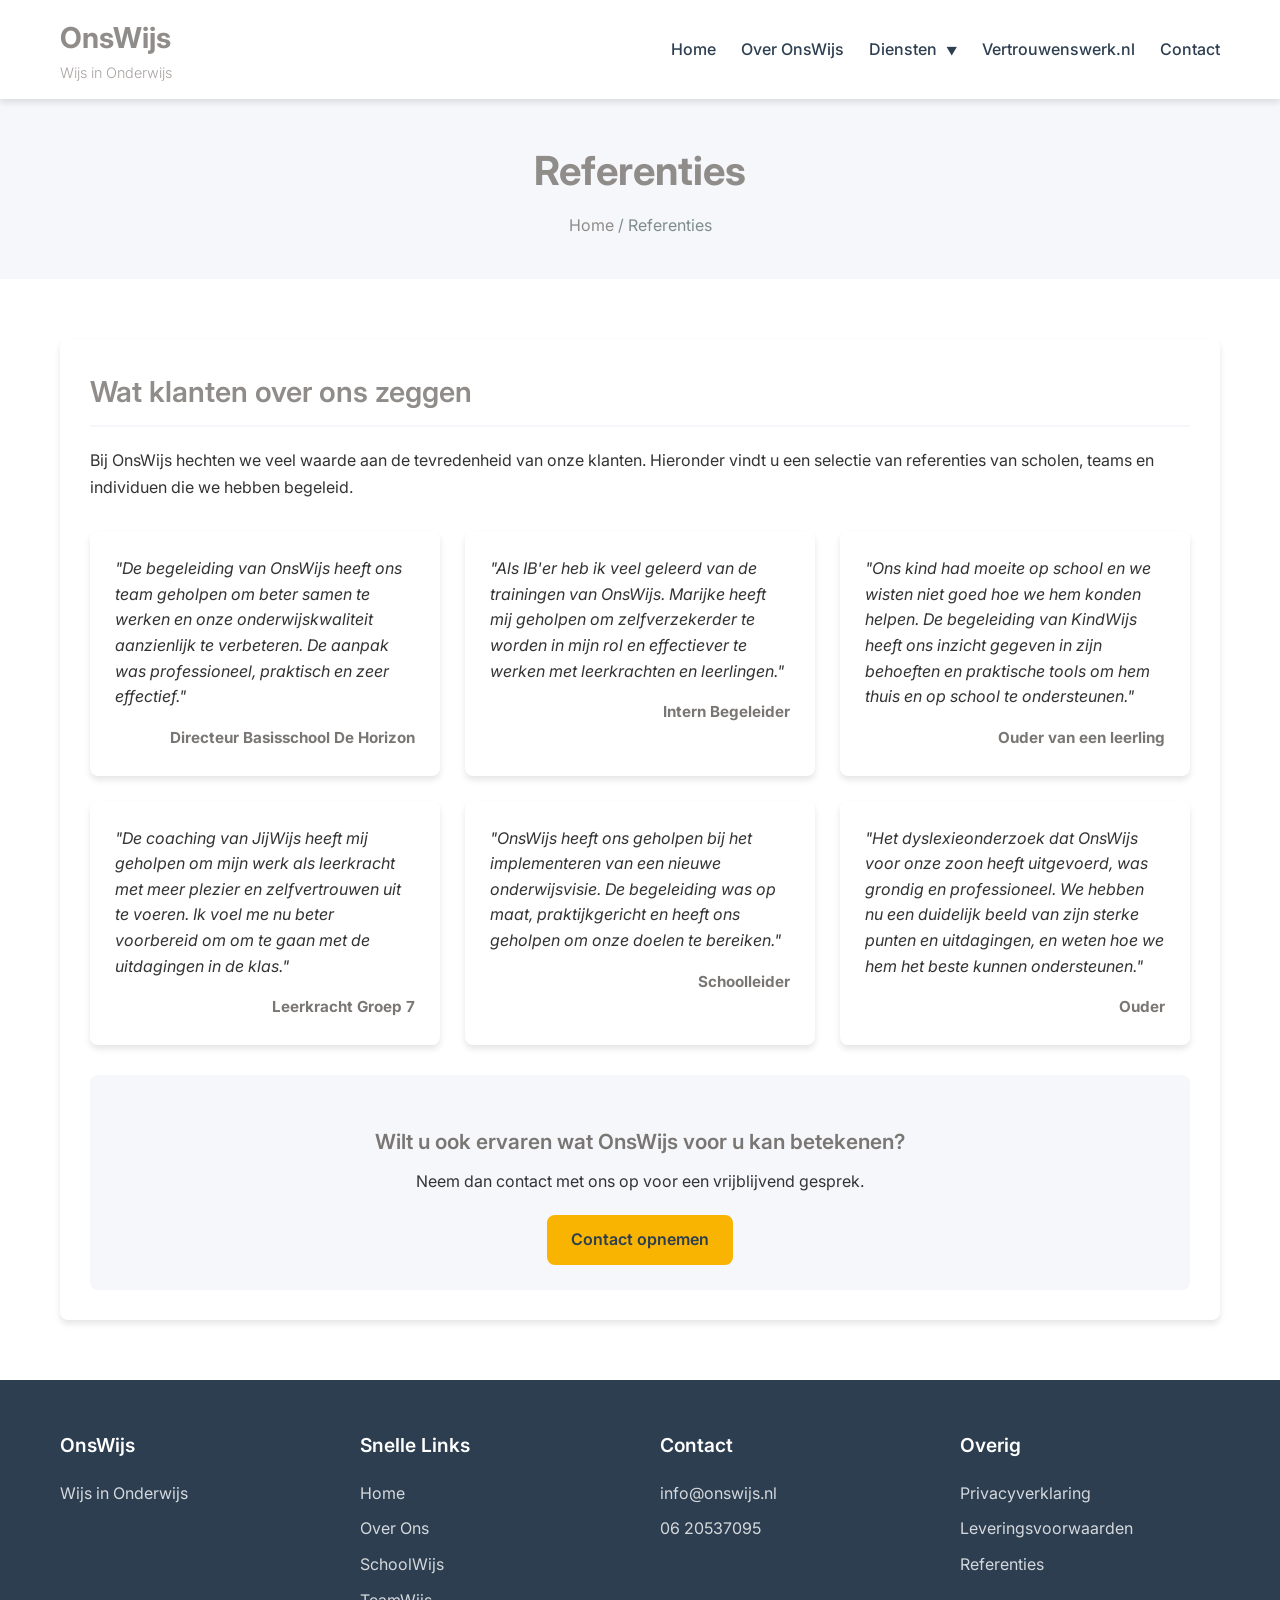
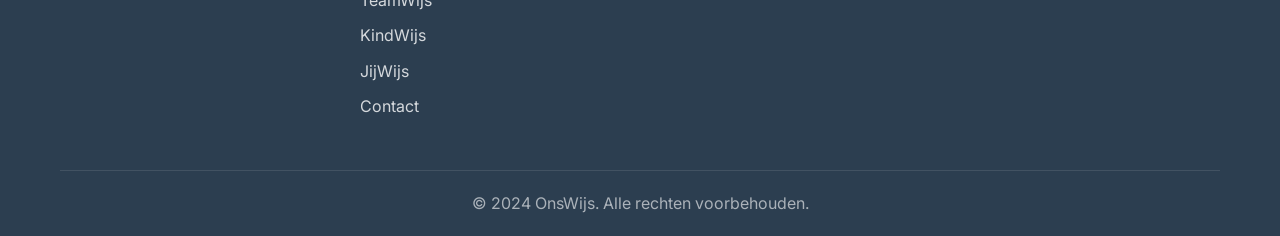
<file: referenties.html>
<!DOCTYPE html>
<html lang="nl">
<head>
    <meta charset="UTF-8">
    <meta name="viewport" content="width=device-width, initial-scale=1.0">
    <meta name="description" content="Referenties OnsWijs - Ervaringen van klanten">
    <title>Referenties - OnsWijs</title>
    <link rel="stylesheet" href="css/style.css">
    <link rel="preconnect" href="https://fonts.googleapis.com">
    <link rel="preconnect" href="https://fonts.gstatic.com" crossorigin>
    <link href="https://fonts.googleapis.com/css2?family=Inter:wght@300;400;500;600;700&display=swap" rel="stylesheet">
</head>
<body>
    <header class="header">
        <div class="container">
            <div class="logo">
                <h1>OnsWijs</h1>
                <p class="tagline">Wijs in Onderwijs</p>
            </div>
            <nav class="main-nav">
                <button class="mobile-menu-toggle" aria-label="Menu">
                    <span class="hamburger"></span>
                </button>
                <ul class="nav-list">
                    <li><a href="index.html">Home</a></li>
                    <li><a href="over-ons.html">Over OnsWijs</a></li>
                    <li class="dropdown">
                        <a href="#">Diensten <span class="arrow">▼</span></a>
                        <ul class="dropdown-menu">
                            <li><a href="diensten/schoolwijs.html">SchoolWijs</a></li>
                            <li><a href="diensten/teamwijs.html">TeamWijs</a></li>
                            <li><a href="diensten/kindwijs.html">KindWijs</a></li>
                            <li><a href="diensten/jijwijs.html">JijWijs</a></li>
                        </ul>
                    </li>
                    <li><a href="https://www.vertrouwenswerk.nl" target="_blank">Vertrouwenswerk.nl</a></li>
                    <li><a href="contact.html">Contact</a></li>
                </ul>
            </nav>
        </div>
    </header>

    <main>
        <section class="page-header">
            <div class="container">
                <h1>Referenties</h1>
                <p class="breadcrumb"><a href="index.html">Home</a> / Referenties</p>
            </div>
        </section>

        <section class="content-section">
            <div class="container">
                <article class="main-content">
                    <h2>Wat klanten over ons zeggen</h2>
                    <p>
                        Bij OnsWijs hechten we veel waarde aan de tevredenheid van onze klanten.
                        Hieronder vindt u een selectie van referenties van scholen, teams en individuen
                        die we hebben begeleid.
                    </p>

                    <div class="testimonials">
                        <div class="testimonial">
                            <div class="testimonial-content">
                                <p>
                                    "De begeleiding van OnsWijs heeft ons team geholpen om beter samen te werken
                                    en onze onderwijskwaliteit aanzienlijk te verbeteren. De aanpak was
                                    professioneel, praktisch en zeer effectief."
                                </p>
                            </div>
                            <div class="testimonial-author">
                                <p><strong>Directeur Basisschool De Horizon</strong></p>
                            </div>
                        </div>

                        <div class="testimonial">
                            <div class="testimonial-content">
                                <p>
                                    "Als IB'er heb ik veel geleerd van de trainingen van OnsWijs. Marijke heeft
                                    mij geholpen om zelfverzekerder te worden in mijn rol en effectiever te
                                    werken met leerkrachten en leerlingen."
                                </p>
                            </div>
                            <div class="testimonial-author">
                                <p><strong>Intern Begeleider</strong></p>
                            </div>
                        </div>

                        <div class="testimonial">
                            <div class="testimonial-content">
                                <p>
                                    "Ons kind had moeite op school en we wisten niet goed hoe we hem konden helpen.
                                    De begeleiding van KindWijs heeft ons inzicht gegeven in zijn behoeften en
                                    praktische tools om hem thuis en op school te ondersteunen."
                                </p>
                            </div>
                            <div class="testimonial-author">
                                <p><strong>Ouder van een leerling</strong></p>
                            </div>
                        </div>

                        <div class="testimonial">
                            <div class="testimonial-content">
                                <p>
                                    "De coaching van JijWijs heeft mij geholpen om mijn werk als leerkracht met meer
                                    plezier en zelfvertrouwen uit te voeren. Ik voel me nu beter voorbereid om
                                    om te gaan met de uitdagingen in de klas."
                                </p>
                            </div>
                            <div class="testimonial-author">
                                <p><strong>Leerkracht Groep 7</strong></p>
                            </div>
                        </div>

                        <div class="testimonial">
                            <div class="testimonial-content">
                                <p>
                                    "OnsWijs heeft ons geholpen bij het implementeren van een nieuwe onderwijsvisie.
                                    De begeleiding was op maat, praktijkgericht en heeft ons geholpen om onze
                                    doelen te bereiken."
                                </p>
                            </div>
                            <div class="testimonial-author">
                                <p><strong>Schoolleider</strong></p>
                            </div>
                        </div>

                        <div class="testimonial">
                            <div class="testimonial-content">
                                <p>
                                    "Het dyslexieonderzoek dat OnsWijs voor onze zoon heeft uitgevoerd, was
                                    grondig en professioneel. We hebben nu een duidelijk beeld van zijn sterke
                                    punten en uitdagingen, en weten hoe we hem het beste kunnen ondersteunen."
                                </p>
                            </div>
                            <div class="testimonial-author">
                                <p><strong>Ouder</strong></p>
                            </div>
                        </div>
                    </div>

                    <div class="cta-section">
                        <h3>Wilt u ook ervaren wat OnsWijs voor u kan betekenen?</h3>
                        <p>Neem dan contact met ons op voor een vrijblijvend gesprek.</p>
                        <a href="contact.html" class="btn btn-primary">Contact opnemen</a>
                    </div>
                </article>
            </div>
        </section>
    </main>

    <footer class="footer">
        <div class="container">
            <div class="footer-content">
                <div class="footer-section">
                    <h3>OnsWijs</h3>
                    <p>Wijs in Onderwijs</p>
                </div>
                <div class="footer-section">
                    <h3>Snelle Links</h3>
                    <ul>
                        <li><a href="index.html">Home</a></li>
                        <li><a href="over-ons.html">Over Ons</a></li>
                        <li><a href="diensten/schoolwijs.html">SchoolWijs</a></li>
                        <li><a href="diensten/teamwijs.html">TeamWijs</a></li>
                        <li><a href="diensten/kindwijs.html">KindWijs</a></li>
                        <li><a href="diensten/jijwijs.html">JijWijs</a></li>
                        <li><a href="contact.html">Contact</a></li>
                    </ul>
                </div>
                <div class="footer-section">
                    <h3>Contact</h3>
                    <p><a href="mailto:info@onswijs.nl">info@onswijs.nl</a></p>
                    <p><a href="tel:+31620537095">06 20537095</a></p>
                </div>
                <div class="footer-section">
                    <h3>Overig</h3>
                    <ul>
                        <li><a href="privacy.html">Privacyverklaring</a></li>
                        <li><a href="leveringsvoorwaarden.html">Leveringsvoorwaarden</a></li>
                        <li><a href="referenties.html">Referenties</a></li>
                    </ul>
                </div>
            </div>
            <div class="footer-bottom">
                <p>&copy; 2024 OnsWijs. Alle rechten voorbehouden.</p>
            </div>
        </div>
    </footer>

    <script src="js/main.js"></script>
</body>
</html>
</file>
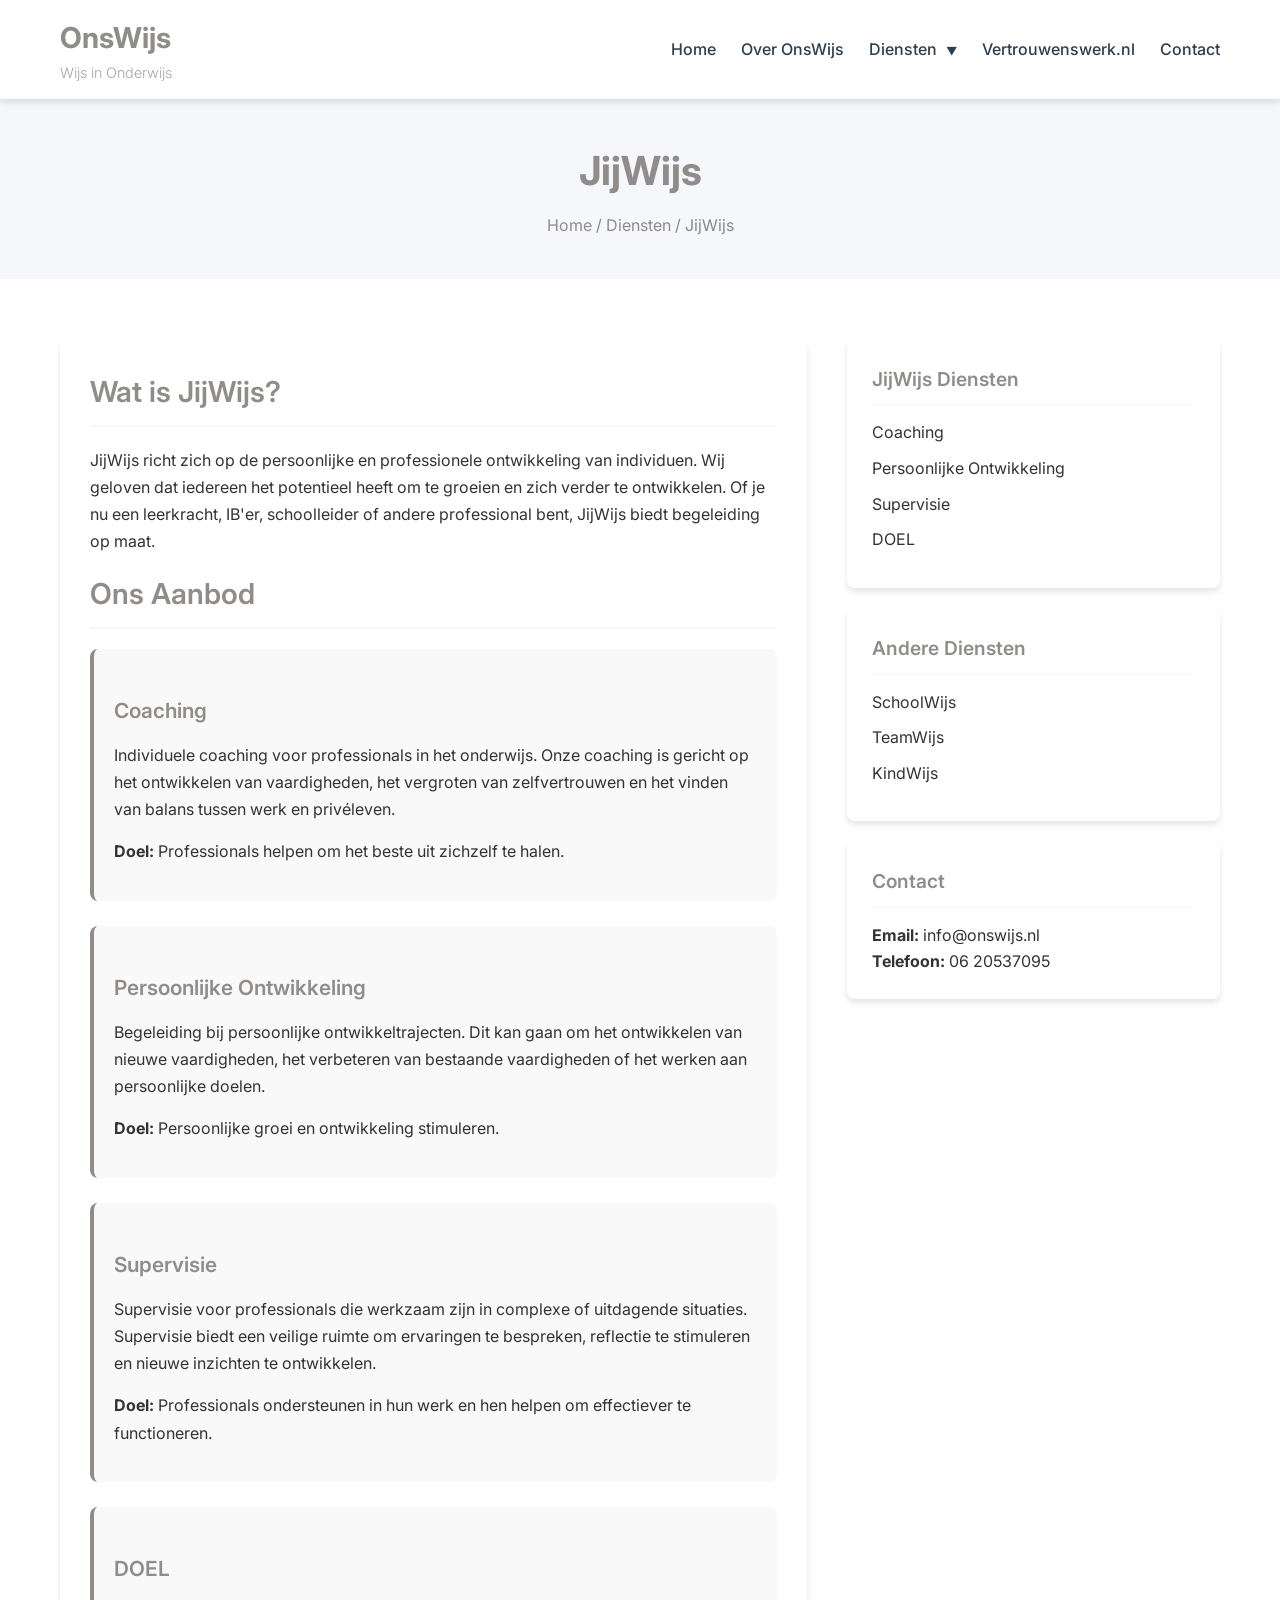
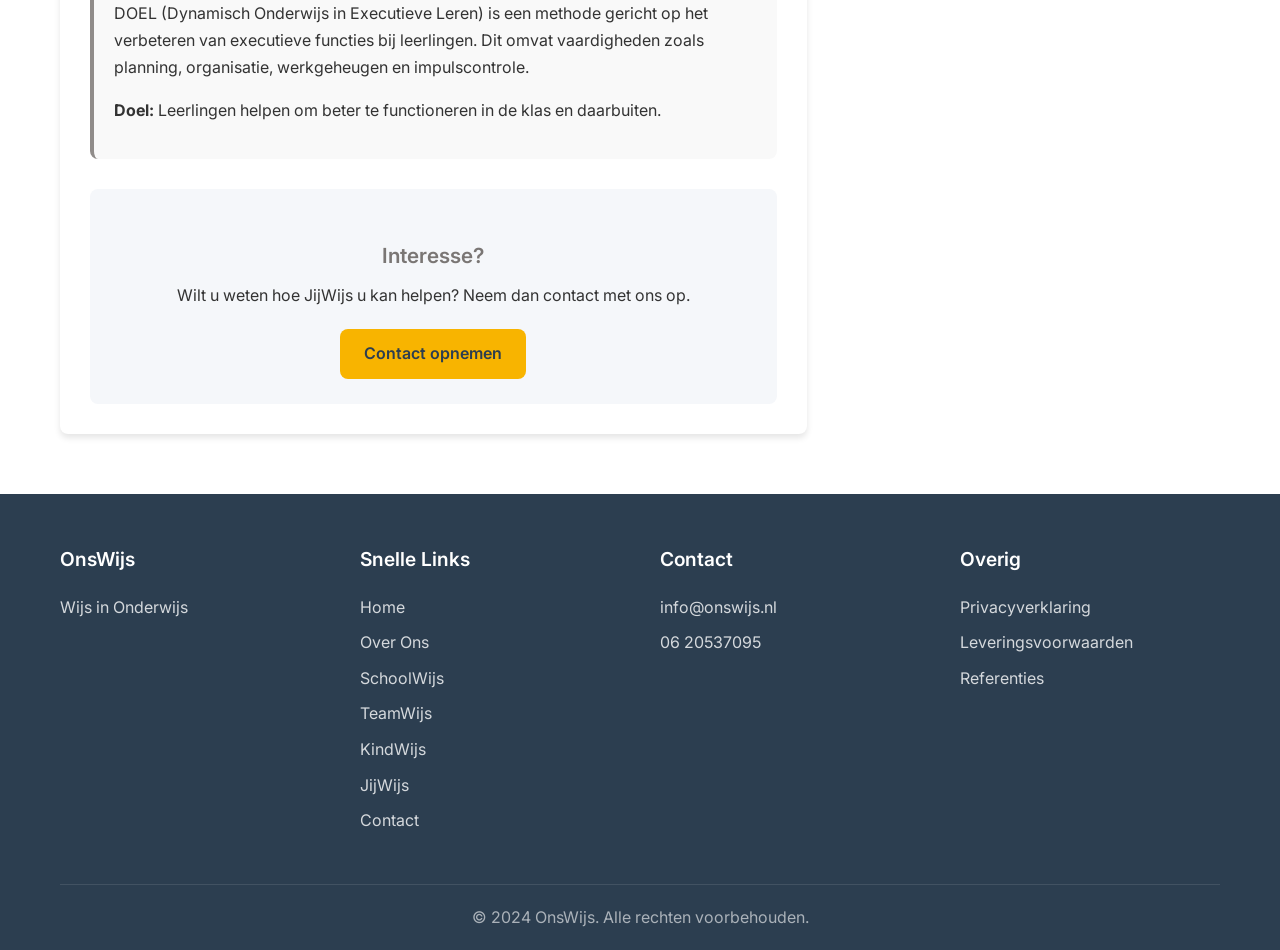
<file: diensten/jijwijs.html>
<!DOCTYPE html>
<html lang="nl">
<head>
    <meta charset="UTF-8">
    <meta name="viewport" content="width=device-width, initial-scale=1.0">
    <meta name="description" content="JijWijs - Coaching, persoonlijke ontwikkeling, supervisie en DOEL">
    <title>JijWijs - OnsWijs</title>
    <link rel="stylesheet" href="../css/style.css">
    <link rel="preconnect" href="https://fonts.googleapis.com">
    <link rel="preconnect" href="https://fonts.gstatic.com" crossorigin>
    <link href="https://fonts.googleapis.com/css2?family=Inter:wght@300;400;500;600;700&display=swap" rel="stylesheet">
</head>
<body>
    <header class="header">
        <div class="container">
            <div class="logo">
                <h1>OnsWijs</h1>
                <p class="tagline">Wijs in Onderwijs</p>
            </div>
            <nav class="main-nav">
                <button class="mobile-menu-toggle" aria-label="Menu">
                    <span class="hamburger"></span>
                </button>
                <ul class="nav-list">
                    <li><a href="../index.html">Home</a></li>
                    <li><a href="../over-ons.html">Over OnsWijs</a></li>
                    <li class="dropdown">
                        <a href="#">Diensten <span class="arrow">▼</span></a>
                        <ul class="dropdown-menu">
                            <li><a href="schoolwijs.html">SchoolWijs</a></li>
                            <li><a href="teamwijs.html">TeamWijs</a></li>
                            <li><a href="kindwijs.html">KindWijs</a></li>
                            <li><a href="jijwijs.html" class="active">JijWijs</a></li>
                        </ul>
                    </li>
                    <li><a href="https://www.vertrouwenswerk.nl" target="_blank">Vertrouwenswerk.nl</a></li>
                    <li><a href="../contact.html">Contact</a></li>
                </ul>
            </nav>
        </div>
    </header>

    <main>
        <section class="page-header">
            <div class="container">
                <h1>JijWijs</h1>
                <p class="breadcrumb"><a href="../index.html">Home</a> / <a href="../over-ons.html">Diensten</a> / JijWijs</p>
            </div>
        </section>

        <section class="content-section">
            <div class="container">
                <div class="content-grid">
                    <article class="main-content">
                        <h2>Wat is JijWijs?</h2>
                        <p>
                            JijWijs richt zich op de persoonlijke en professionele ontwikkeling van individuen. Wij geloven
                            dat iedereen het potentieel heeft om te groeien en zich verder te ontwikkelen. Of je nu een
                            leerkracht, IB'er, schoolleider of andere professional bent, JijWijs biedt begeleiding op maat.
                        </p>

                        <h2>Ons Aanbod</h2>

                        <div class="service-detail">
                            <h3>Coaching</h3>
                            <p>
                                Individuele coaching voor professionals in het onderwijs. Onze coaching is gericht op het
                                ontwikkelen van vaardigheden, het vergroten van zelfvertrouwen en het vinden van balans
                                tussen werk en privéleven.
                            </p>
                            <p>
                                <strong>Doel:</strong> Professionals helpen om het beste uit zichzelf te halen.
                            </p>
                        </div>

                        <div class="service-detail">
                            <h3>Persoonlijke Ontwikkeling</h3>
                            <p>
                                Begeleiding bij persoonlijke ontwikkeltrajecten. Dit kan gaan om het ontwikkelen van
                                nieuwe vaardigheden, het verbeteren van bestaande vaardigheden of het werken aan
                                persoonlijke doelen.
                            </p>
                            <p>
                                <strong>Doel:</strong> Persoonlijke groei en ontwikkeling stimuleren.
                            </p>
                        </div>

                        <div class="service-detail">
                            <h3>Supervisie</h3>
                            <p>
                                Supervisie voor professionals die werkzaam zijn in complexe of uitdagende situaties.
                                Supervisie biedt een veilige ruimte om ervaringen te bespreken, reflectie te stimuleren en
                                nieuwe inzichten te ontwikkelen.
                            </p>
                            <p>
                                <strong>Doel:</strong> Professionals ondersteunen in hun werk en hen helpen om effectiever te functioneren.
                            </p>
                        </div>

                        <div class="service-detail">
                            <h3>DOEL</h3>
                            <p>
                                DOEL (Dynamisch Onderwijs in Executieve Leren) is een methode gericht op het verbeteren
                                van executieve functies bij leerlingen. Dit omvat vaardigheden zoals planning, organisatie,
                                werkgeheugen en impulscontrole.
                            </p>
                            <p>
                                <strong>Doel:</strong> Leerlingen helpen om beter te functioneren in de klas en daarbuiten.
                            </p>
                        </div>

                        <div class="cta-section">
                            <h3>Interesse?</h3>
                            <p>Wilt u weten hoe JijWijs u kan helpen? Neem dan contact met ons op.</p>
                            <a href="../contact.html" class="btn btn-primary">Contact opnemen</a>
                        </div>
                    </article>

                    <aside class="sidebar">
                        <div class="sidebar-card">
                            <h3>JijWijs Diensten</h3>
                            <ul>
                                <li><a href="#coaching">Coaching</a></li>
                                <li><a href="#ontwikkeling">Persoonlijke Ontwikkeling</a></li>
                                <li><a href="#supervisie">Supervisie</a></li>
                                <li><a href="#doel">DOEL</a></li>
                            </ul>
                        </div>

                        <div class="sidebar-card">
                            <h3>Andere Diensten</h3>
                            <ul>
                                <li><a href="schoolwijs.html">SchoolWijs</a></li>
                                <li><a href="teamwijs.html">TeamWijs</a></li>
                                <li><a href="kindwijs.html">KindWijs</a></li>
                            </ul>
                        </div>

                        <div class="sidebar-card">
                            <h3>Contact</h3>
                            <p><strong>Email:</strong> <a href="mailto:info@onswijs.nl">info@onswijs.nl</a></p>
                            <p><strong>Telefoon:</strong> <a href="tel:+31620537095">06 20537095</a></p>
                        </div>
                    </aside>
                </div>
            </div>
        </section>
    </main>

    <footer class="footer">
        <div class="container">
            <div class="footer-content">
                <div class="footer-section">
                    <h3>OnsWijs</h3>
                    <p>Wijs in Onderwijs</p>
                </div>
                <div class="footer-section">
                    <h3>Snelle Links</h3>
                    <ul>
                        <li><a href="../index.html">Home</a></li>
                        <li><a href="../over-ons.html">Over Ons</a></li>
                        <li><a href="schoolwijs.html">SchoolWijs</a></li>
                        <li><a href="teamwijs.html">TeamWijs</a></li>
                        <li><a href="kindwijs.html">KindWijs</a></li>
                        <li><a href="jijwijs.html">JijWijs</a></li>
                        <li><a href="../contact.html">Contact</a></li>
                    </ul>
                </div>
                <div class="footer-section">
                    <h3>Contact</h3>
                    <p><a href="mailto:info@onswijs.nl">info@onswijs.nl</a></p>
                    <p><a href="tel:+31620537095">06 20537095</a></p>
                </div>
                <div class="footer-section">
                    <h3>Overig</h3>
                    <ul>
                        <li><a href="../privacy.html">Privacyverklaring</a></li>
                        <li><a href="../leveringsvoorwaarden.html">Leveringsvoorwaarden</a></li>
                        <li><a href="../referenties.html">Referenties</a></li>
                    </ul>
                </div>
            </div>
            <div class="footer-bottom">
                <p>&copy; 2024 OnsWijs. Alle rechten voorbehouden.</p>
            </div>
        </div>
    </footer>

    <script src="../js/main.js"></script>
</body>
</html>
</file>
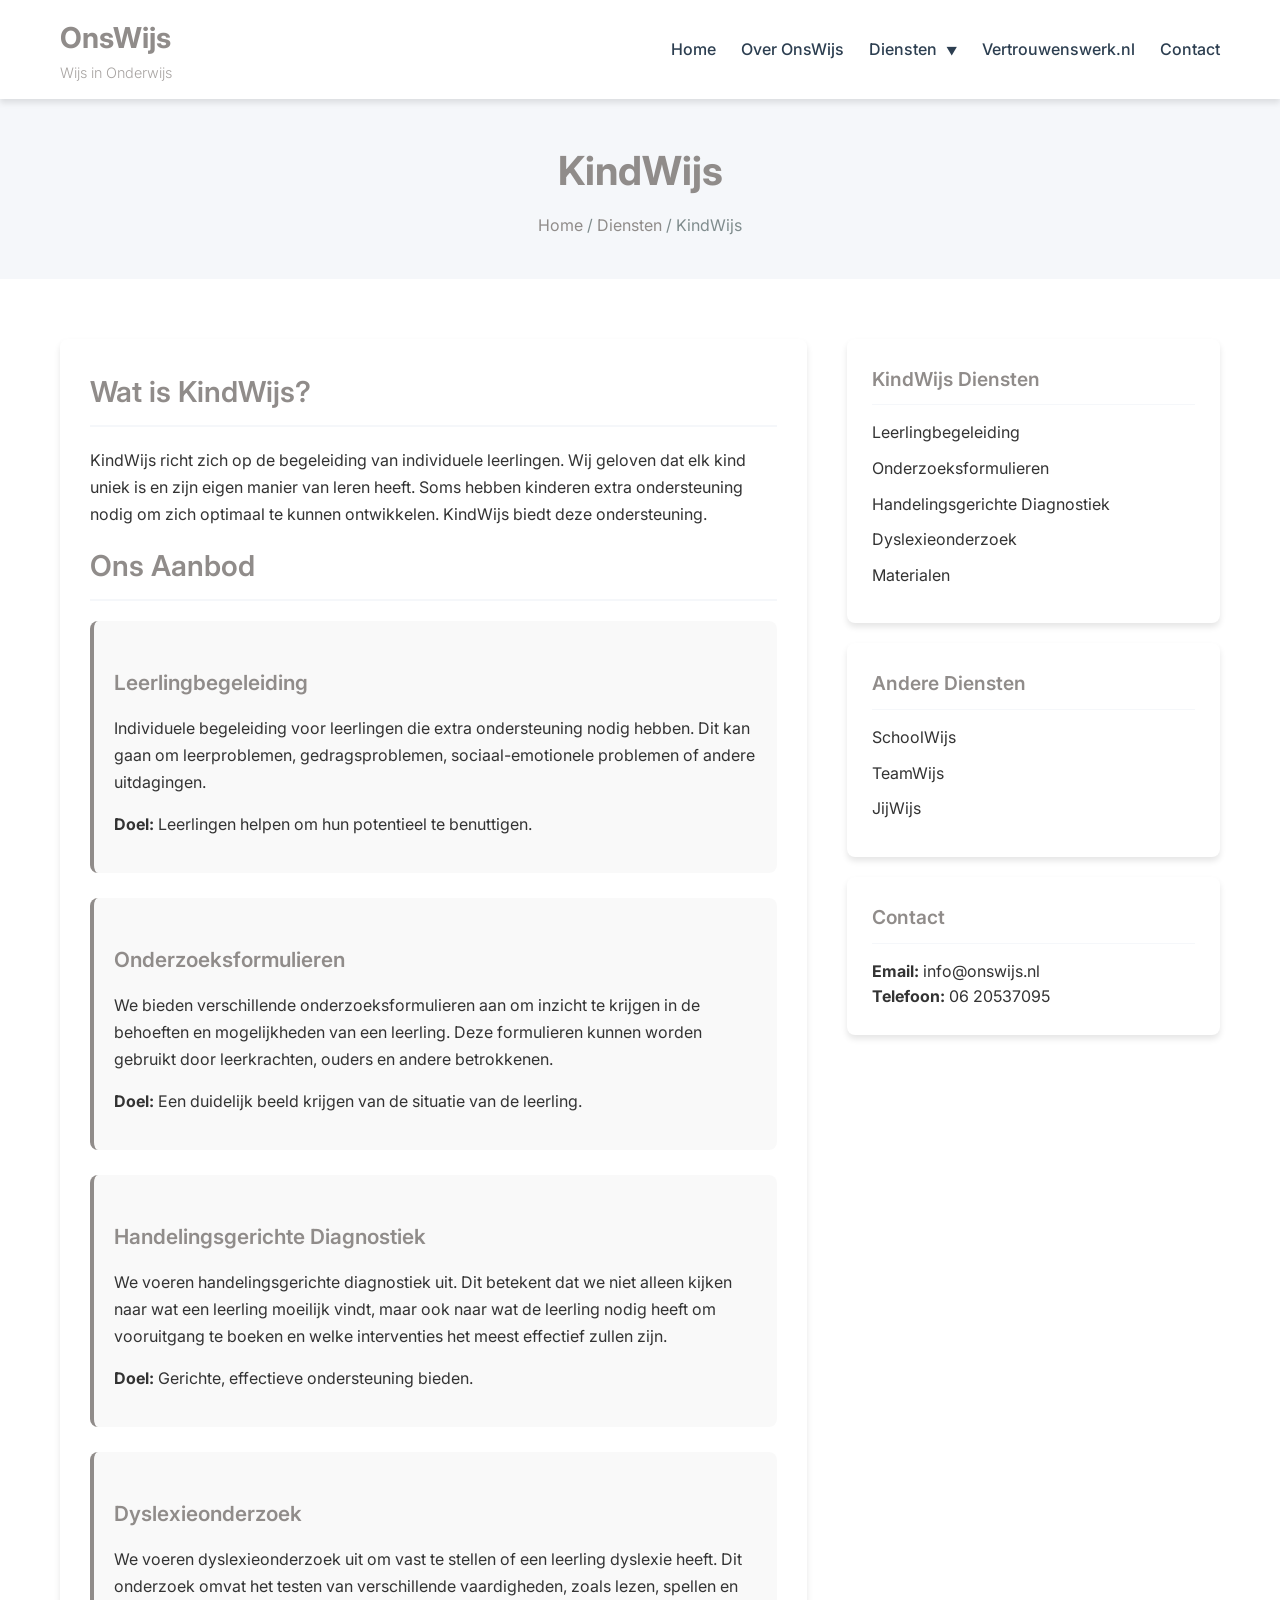
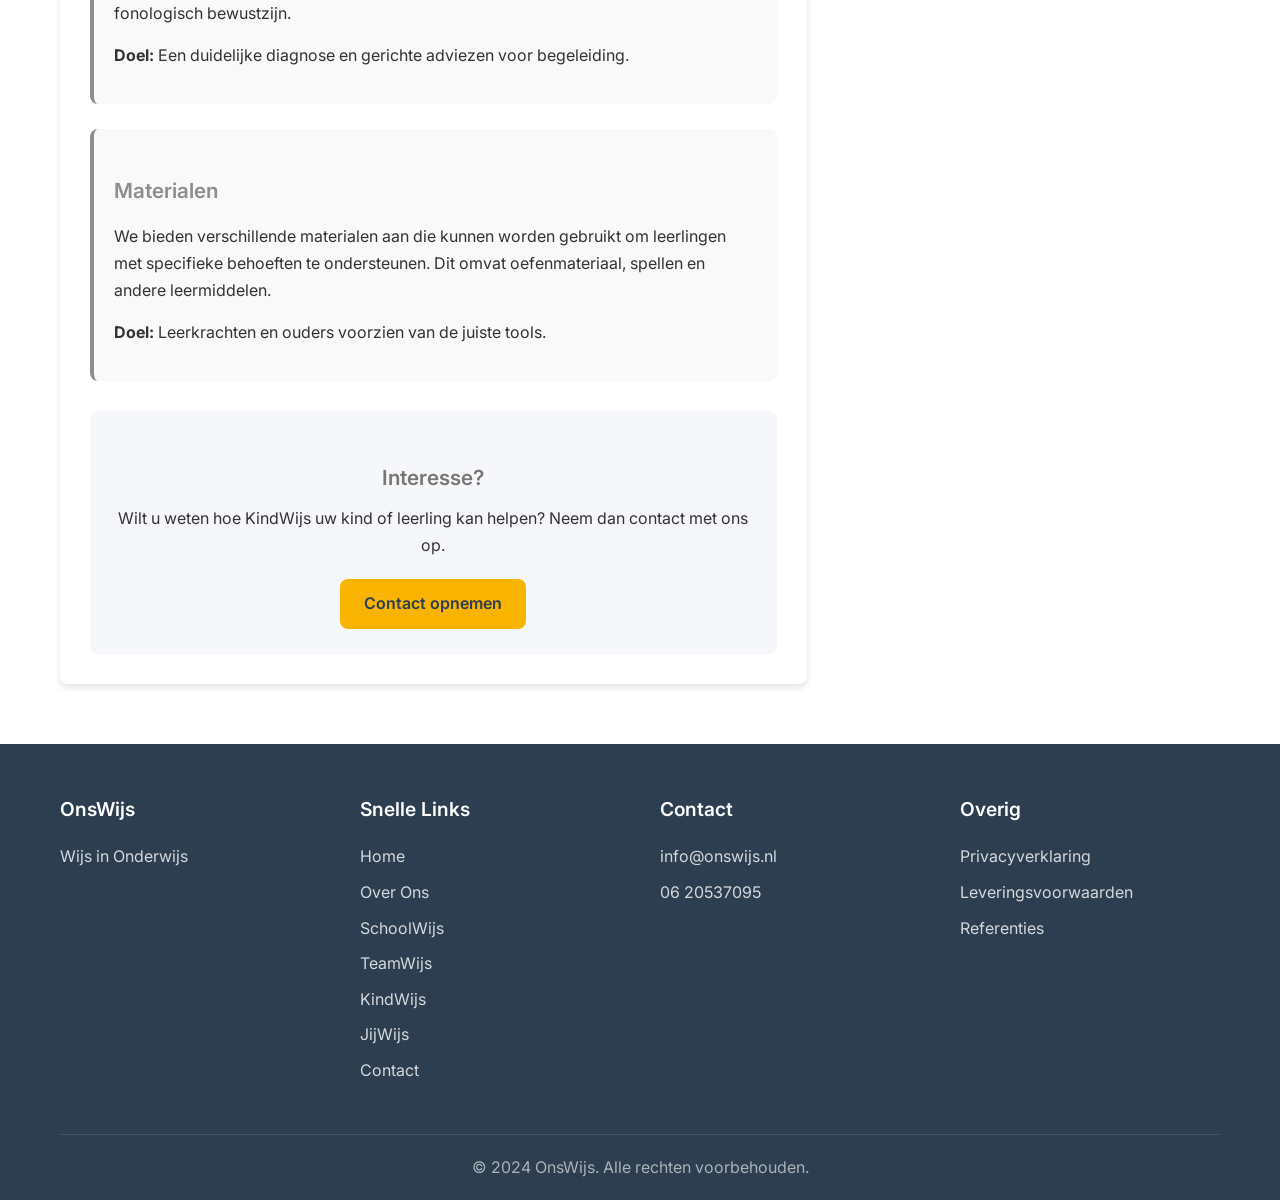
<file: diensten/kindwijs.html>
<!DOCTYPE html>
<html lang="nl">
<head>
    <meta charset="UTF-8">
    <meta name="viewport" content="width=device-width, initial-scale=1.0">
    <meta name="description" content="KindWijs - Leerlingbegeleiding, onderzoeksformulieren, handelingsgerichte diagnostiek, dyslexieonderzoek">
    <title>KindWijs - OnsWijs</title>
    <link rel="stylesheet" href="../css/style.css">
    <link rel="preconnect" href="https://fonts.googleapis.com">
    <link rel="preconnect" href="https://fonts.gstatic.com" crossorigin>
    <link href="https://fonts.googleapis.com/css2?family=Inter:wght@300;400;500;600;700&display=swap" rel="stylesheet">
</head>
<body>
    <header class="header">
        <div class="container">
            <div class="logo">
                <h1>OnsWijs</h1>
                <p class="tagline">Wijs in Onderwijs</p>
            </div>
            <nav class="main-nav">
                <button class="mobile-menu-toggle" aria-label="Menu">
                    <span class="hamburger"></span>
                </button>
                <ul class="nav-list">
                    <li><a href="../index.html">Home</a></li>
                    <li><a href="../over-ons.html">Over OnsWijs</a></li>
                    <li class="dropdown">
                        <a href="#">Diensten <span class="arrow">▼</span></a>
                        <ul class="dropdown-menu">
                            <li><a href="schoolwijs.html">SchoolWijs</a></li>
                            <li><a href="teamwijs.html">TeamWijs</a></li>
                            <li><a href="kindwijs.html" class="active">KindWijs</a></li>
                            <li><a href="jijwijs.html">JijWijs</a></li>
                        </ul>
                    </li>
                    <li><a href="https://www.vertrouwenswerk.nl" target="_blank">Vertrouwenswerk.nl</a></li>
                    <li><a href="../contact.html">Contact</a></li>
                </ul>
            </nav>
        </div>
    </header>

    <main>
        <section class="page-header">
            <div class="container">
                <h1>KindWijs</h1>
                <p class="breadcrumb"><a href="../index.html">Home</a> / <a href="../over-ons.html">Diensten</a> / KindWijs</p>
            </div>
        </section>

        <section class="content-section">
            <div class="container">
                <div class="content-grid">
                    <article class="main-content">
                        <h2>Wat is KindWijs?</h2>
                        <p>
                            KindWijs richt zich op de begeleiding van individuele leerlingen. Wij geloven dat elk kind uniek is
                            en zijn eigen manier van leren heeft. Soms hebben kinderen extra ondersteuning nodig om zich
                            optimaal te kunnen ontwikkelen. KindWijs biedt deze ondersteuning.
                        </p>

                        <h2>Ons Aanbod</h2>

                        <div class="service-detail">
                            <h3>Leerlingbegeleiding</h3>
                            <p>
                                Individuele begeleiding voor leerlingen die extra ondersteuning nodig hebben. Dit kan gaan
                                om leerproblemen, gedragsproblemen, sociaal-emotionele problemen of andere uitdagingen.
                            </p>
                            <p>
                                <strong>Doel:</strong> Leerlingen helpen om hun potentieel te benuttigen.
                            </p>
                        </div>

                        <div class="service-detail">
                            <h3>Onderzoeksformulieren</h3>
                            <p>
                                We bieden verschillende onderzoeksformulieren aan om inzicht te krijgen in de behoeften en
                                mogelijkheden van een leerling. Deze formulieren kunnen worden gebruikt door leerkrachten,
                                ouders en andere betrokkenen.
                            </p>
                            <p>
                                <strong>Doel:</strong> Een duidelijk beeld krijgen van de situatie van de leerling.
                            </p>
                        </div>

                        <div class="service-detail">
                            <h3>Handelingsgerichte Diagnostiek</h3>
                            <p>
                                We voeren handelingsgerichte diagnostiek uit. Dit betekent dat we niet alleen kijken naar
                                wat een leerling moeilijk vindt, maar ook naar wat de leerling nodig heeft om vooruitgang
                                te boeken en welke interventies het meest effectief zullen zijn.
                            </p>
                            <p>
                                <strong>Doel:</strong> Gerichte, effectieve ondersteuning bieden.
                            </p>
                        </div>

                        <div class="service-detail">
                            <h3>Dyslexieonderzoek</h3>
                            <p>
                                We voeren dyslexieonderzoek uit om vast te stellen of een leerling dyslexie heeft. Dit
                                onderzoek omvat het testen van verschillende vaardigheden, zoals lezen, spellen en
                                fonologisch bewustzijn.
                            </p>
                            <p>
                                <strong>Doel:</strong> Een duidelijke diagnose en gerichte adviezen voor begeleiding.
                            </p>
                        </div>

                        <div class="service-detail">
                            <h3>Materialen</h3>
                            <p>
                                We bieden verschillende materialen aan die kunnen worden gebruikt om leerlingen met
                                specifieke behoeften te ondersteunen. Dit omvat oefenmateriaal, spellen en andere
                                leermiddelen.
                            </p>
                            <p>
                                <strong>Doel:</strong> Leerkrachten en ouders voorzien van de juiste tools.
                            </p>
                        </div>

                        <div class="cta-section">
                            <h3>Interesse?</h3>
                            <p>Wilt u weten hoe KindWijs uw kind of leerling kan helpen? Neem dan contact met ons op.</p>
                            <a href="../contact.html" class="btn btn-primary">Contact opnemen</a>
                        </div>
                    </article>

                    <aside class="sidebar">
                        <div class="sidebar-card">
                            <h3>KindWijs Diensten</h3>
                            <ul>
                                <li><a href="#begeleiding">Leerlingbegeleiding</a></li>
                                <li><a href="#formulieren">Onderzoeksformulieren</a></li>
                                <li><a href="#diagnostiek">Handelingsgerichte Diagnostiek</a></li>
                                <li><a href="#dyslexie">Dyslexieonderzoek</a></li>
                                <li><a href="#materialen">Materialen</a></li>
                            </ul>
                        </div>

                        <div class="sidebar-card">
                            <h3>Andere Diensten</h3>
                            <ul>
                                <li><a href="schoolwijs.html">SchoolWijs</a></li>
                                <li><a href="teamwijs.html">TeamWijs</a></li>
                                <li><a href="jijwijs.html">JijWijs</a></li>
                            </ul>
                        </div>

                        <div class="sidebar-card">
                            <h3>Contact</h3>
                            <p><strong>Email:</strong> <a href="mailto:info@onswijs.nl">info@onswijs.nl</a></p>
                            <p><strong>Telefoon:</strong> <a href="tel:+31620537095">06 20537095</a></p>
                        </div>
                    </aside>
                </div>
            </div>
        </section>
    </main>

    <footer class="footer">
        <div class="container">
            <div class="footer-content">
                <div class="footer-section">
                    <h3>OnsWijs</h3>
                    <p>Wijs in Onderwijs</p>
                </div>
                <div class="footer-section">
                    <h3>Snelle Links</h3>
                    <ul>
                        <li><a href="../index.html">Home</a></li>
                        <li><a href="../over-ons.html">Over Ons</a></li>
                        <li><a href="schoolwijs.html">SchoolWijs</a></li>
                        <li><a href="teamwijs.html">TeamWijs</a></li>
                        <li><a href="kindwijs.html">KindWijs</a></li>
                        <li><a href="jijwijs.html">JijWijs</a></li>
                        <li><a href="../contact.html">Contact</a></li>
                    </ul>
                </div>
                <div class="footer-section">
                    <h3>Contact</h3>
                    <p><a href="mailto:info@onswijs.nl">info@onswijs.nl</a></p>
                    <p><a href="tel:+31620537095">06 20537095</a></p>
                </div>
                <div class="footer-section">
                    <h3>Overig</h3>
                    <ul>
                        <li><a href="../privacy.html">Privacyverklaring</a></li>
                        <li><a href="../leveringsvoorwaarden.html">Leveringsvoorwaarden</a></li>
                        <li><a href="../referenties.html">Referenties</a></li>
                    </ul>
                </div>
            </div>
            <div class="footer-bottom">
                <p>&copy; 2024 OnsWijs. Alle rechten voorbehouden.</p>
            </div>
        </div>
    </footer>

    <script src="../js/main.js"></script>
</body>
</html>
</file>
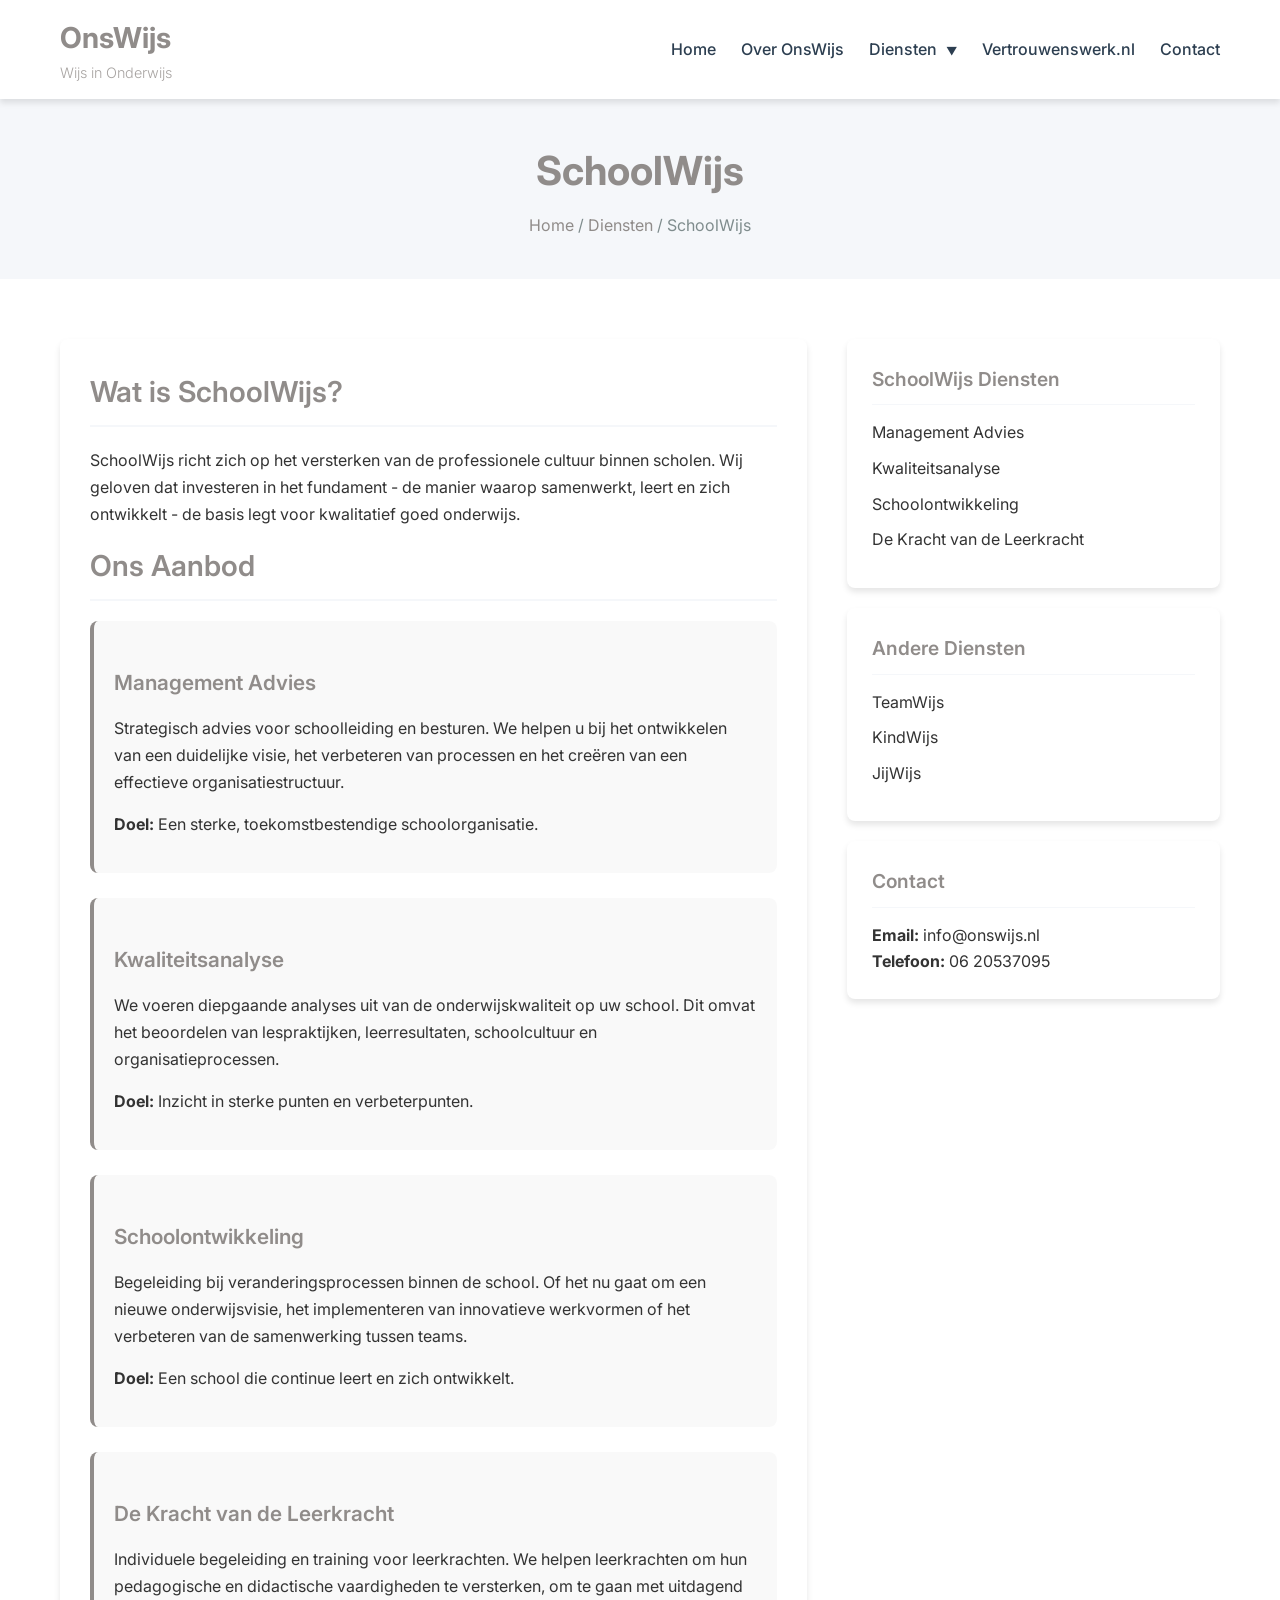
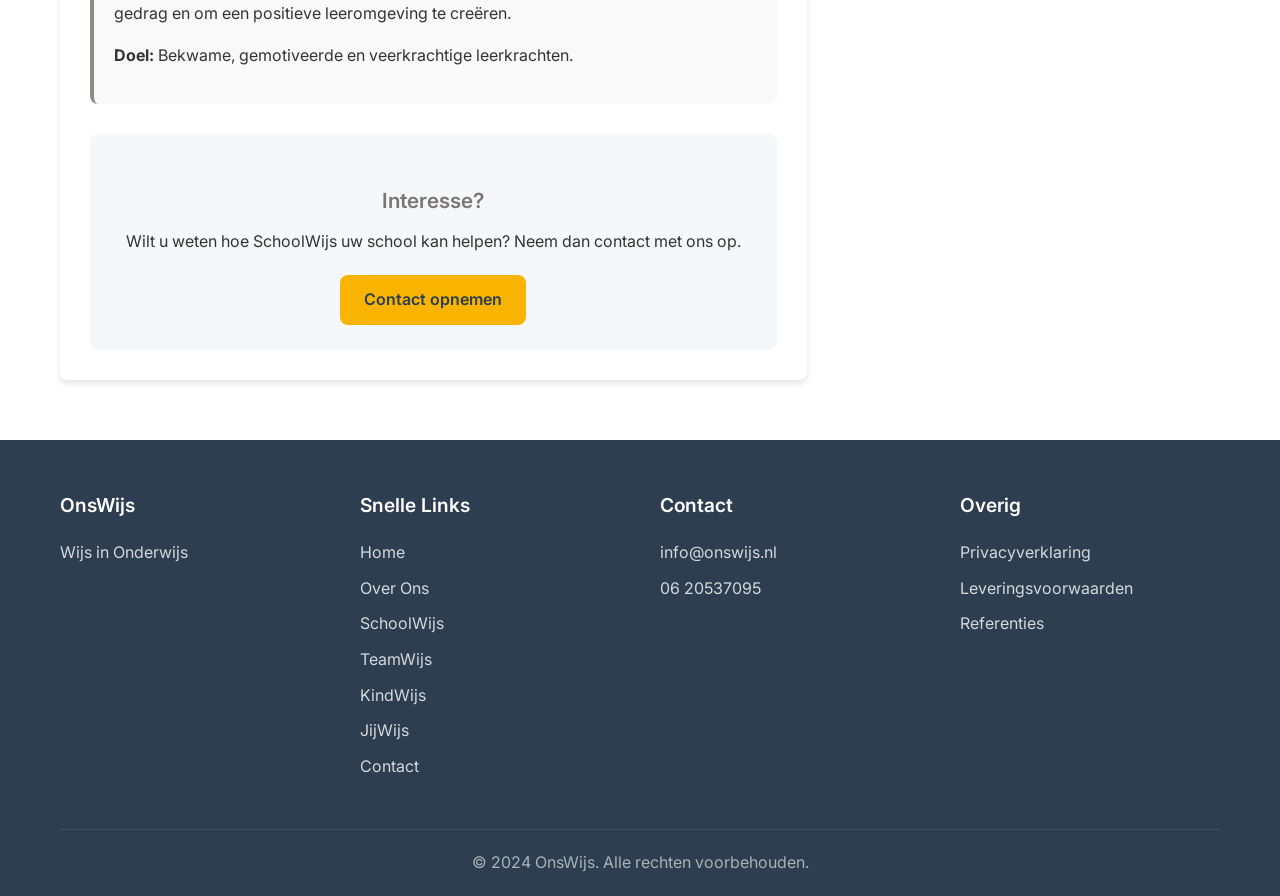
<file: diensten/schoolwijs.html>
<!DOCTYPE html>
<html lang="nl">
<head>
    <meta charset="UTF-8">
    <meta name="viewport" content="width=device-width, initial-scale=1.0">
    <meta name="description" content="SchoolWijs - Management advies, kwaliteitsanalyse, schoolontwikkeling en de kracht van de leerkracht">
    <title>SchoolWijs - OnsWijs</title>
    <link rel="stylesheet" href="../css/style.css">
    <link rel="preconnect" href="https://fonts.googleapis.com">
    <link rel="preconnect" href="https://fonts.gstatic.com" crossorigin>
    <link href="https://fonts.googleapis.com/css2?family=Inter:wght@300;400;500;600;700&display=swap" rel="stylesheet">
</head>
<body>
    <header class="header">
        <div class="container">
            <div class="logo">
                <h1>OnsWijs</h1>
                <p class="tagline">Wijs in Onderwijs</p>
            </div>
            <nav class="main-nav">
                <button class="mobile-menu-toggle" aria-label="Menu">
                    <span class="hamburger"></span>
                </button>
                <ul class="nav-list">
                    <li><a href="../index.html">Home</a></li>
                    <li><a href="../over-ons.html">Over OnsWijs</a></li>
                    <li class="dropdown">
                        <a href="#">Diensten <span class="arrow">▼</span></a>
                        <ul class="dropdown-menu">
                            <li><a href="schoolwijs.html" class="active">SchoolWijs</a></li>
                            <li><a href="teamwijs.html">TeamWijs</a></li>
                            <li><a href="kindwijs.html">KindWijs</a></li>
                            <li><a href="jijwijs.html">JijWijs</a></li>
                        </ul>
                    </li>
                    <li><a href="https://www.vertrouwenswerk.nl" target="_blank">Vertrouwenswerk.nl</a></li>
                    <li><a href="../contact.html">Contact</a></li>
                </ul>
            </nav>
        </div>
    </header>

    <main>
        <section class="page-header">
            <div class="container">
                <h1>SchoolWijs</h1>
                <p class="breadcrumb"><a href="../index.html">Home</a> / <a href="../over-ons.html">Diensten</a> / SchoolWijs</p>
            </div>
        </section>

        <section class="content-section">
            <div class="container">
                <div class="content-grid">
                    <article class="main-content">
                        <h2>Wat is SchoolWijs?</h2>
                        <p>
                            SchoolWijs richt zich op het versterken van de professionele cultuur binnen scholen.
                            Wij geloven dat investeren in het fundament - de manier waarop samenwerkt, leert en zich ontwikkelt -
                            de basis legt voor kwalitatief goed onderwijs.
                        </p>

                        <h2>Ons Aanbod</h2>

                        <div class="service-detail">
                            <h3>Management Advies</h3>
                            <p>
                                Strategisch advies voor schoolleiding en besturen. We helpen u bij het ontwikkelen van een duidelijke visie,
                                het verbeteren van processen en het creëren van een effectieve organisatiestructuur.
                            </p>
                            <p>
                                <strong>Doel:</strong> Een sterke, toekomstbestendige schoolorganisatie.
                            </p>
                        </div>

                        <div class="service-detail">
                            <h3>Kwaliteitsanalyse</h3>
                            <p>
                                We voeren diepgaande analyses uit van de onderwijskwaliteit op uw school. Dit omvat het beoordelen van
                                lespraktijken, leerresultaten, schoolcultuur en organisatieprocessen.
                            </p>
                            <p>
                                <strong>Doel:</strong> Inzicht in sterke punten en verbeterpunten.
                            </p>
                        </div>

                        <div class="service-detail">
                            <h3>Schoolontwikkeling</h3>
                            <p>
                                Begeleiding bij veranderingsprocessen binnen de school. Of het nu gaat om een nieuwe onderwijsvisie,
                                het implementeren van innovatieve werkvormen of het verbeteren van de samenwerking tussen teams.
                            </p>
                            <p>
                                <strong>Doel:</strong> Een school die continue leert en zich ontwikkelt.
                            </p>
                        </div>

                        <div class="service-detail">
                            <h3>De Kracht van de Leerkracht</h3>
                            <p>
                                Individuele begeleiding en training voor leerkrachten. We helpen leerkrachten om hun pedagogische en
                                didactische vaardigheden te versterken, om te gaan met uitdagend gedrag en om een positieve leeromgeving
                                te creëren.
                            </p>
                            <p>
                                <strong>Doel:</strong> Bekwame, gemotiveerde en veerkrachtige leerkrachten.
                            </p>
                        </div>

                        <div class="cta-section">
                            <h3>Interesse?</h3>
                            <p>Wilt u weten hoe SchoolWijs uw school kan helpen? Neem dan contact met ons op.</p>
                            <a href="../contact.html" class="btn btn-primary">Contact opnemen</a>
                        </div>
                    </article>

                    <aside class="sidebar">
                        <div class="sidebar-card">
                            <h3>SchoolWijs Diensten</h3>
                            <ul>
                                <li><a href="#management">Management Advies</a></li>
                                <li><a href="#kwaliteit">Kwaliteitsanalyse</a></li>
                                <li><a href="#ontwikkeling">Schoolontwikkeling</a></li>
                                <li><a href="#leerkracht">De Kracht van de Leerkracht</a></li>
                            </ul>
                        </div>

                        <div class="sidebar-card">
                            <h3>Andere Diensten</h3>
                            <ul>
                                <li><a href="teamwijs.html">TeamWijs</a></li>
                                <li><a href="kindwijs.html">KindWijs</a></li>
                                <li><a href="jijwijs.html">JijWijs</a></li>
                            </ul>
                        </div>

                        <div class="sidebar-card">
                            <h3>Contact</h3>
                            <p><strong>Email:</strong> <a href="mailto:info@onswijs.nl">info@onswijs.nl</a></p>
                            <p><strong>Telefoon:</strong> <a href="tel:+31620537095">06 20537095</a></p>
                        </div>
                    </aside>
                </div>
            </div>
        </section>
    </main>

    <footer class="footer">
        <div class="container">
            <div class="footer-content">
                <div class="footer-section">
                    <h3>OnsWijs</h3>
                    <p>Wijs in Onderwijs</p>
                </div>
                <div class="footer-section">
                    <h3>Snelle Links</h3>
                    <ul>
                        <li><a href="../index.html">Home</a></li>
                        <li><a href="../over-ons.html">Over Ons</a></li>
                        <li><a href="schoolwijs.html">SchoolWijs</a></li>
                        <li><a href="teamwijs.html">TeamWijs</a></li>
                        <li><a href="kindwijs.html">KindWijs</a></li>
                        <li><a href="jijwijs.html">JijWijs</a></li>
                        <li><a href="../contact.html">Contact</a></li>
                    </ul>
                </div>
                <div class="footer-section">
                    <h3>Contact</h3>
                    <p><a href="mailto:info@onswijs.nl">info@onswijs.nl</a></p>
                    <p><a href="tel:+31620537095">06 20537095</a></p>
                </div>
                <div class="footer-section">
                    <h3>Overig</h3>
                    <ul>
                        <li><a href="../privacy.html">Privacyverklaring</a></li>
                        <li><a href="../leveringsvoorwaarden.html">Leveringsvoorwaarden</a></li>
                        <li><a href="../referenties.html">Referenties</a></li>
                    </ul>
                </div>
            </div>
            <div class="footer-bottom">
                <p>&copy; 2024 OnsWijs. Alle rechten voorbehouden.</p>
            </div>
        </div>
    </footer>

    <script src="../js/main.js"></script>
</body>
</html>
</file>
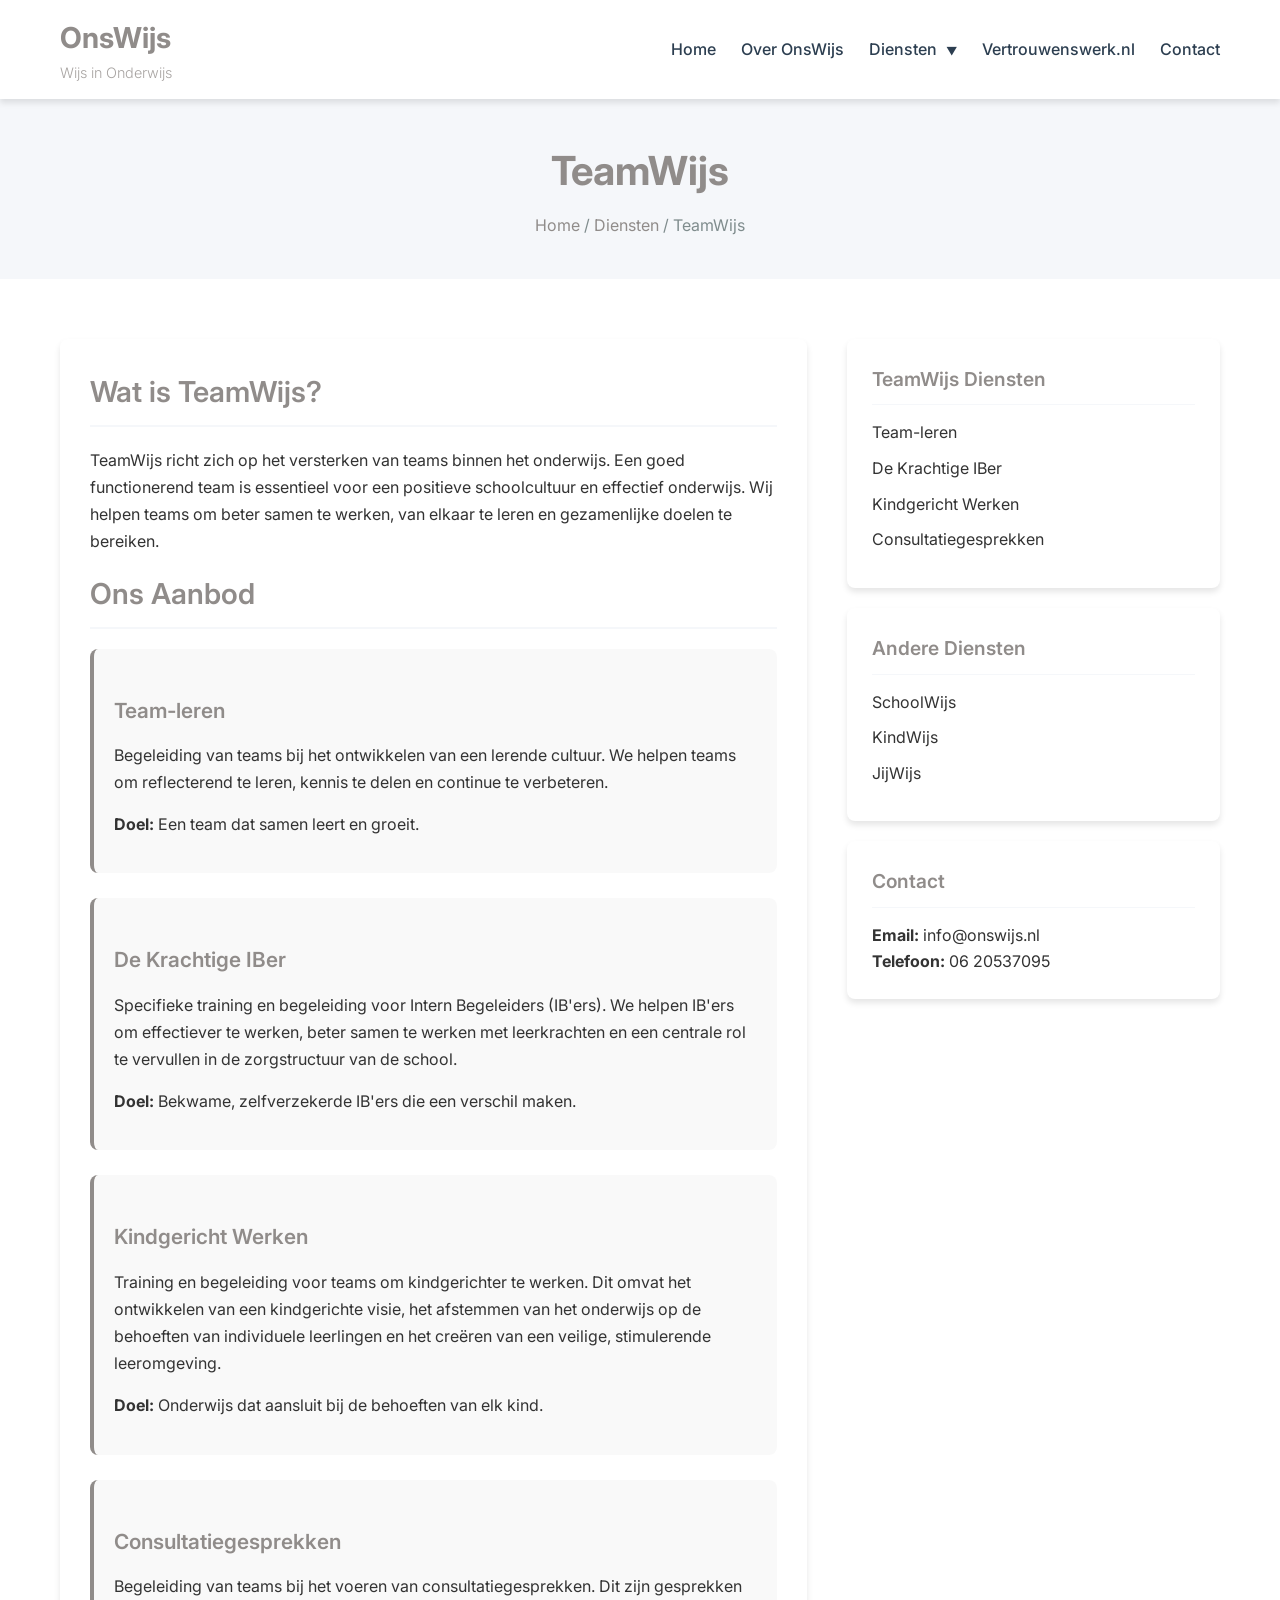
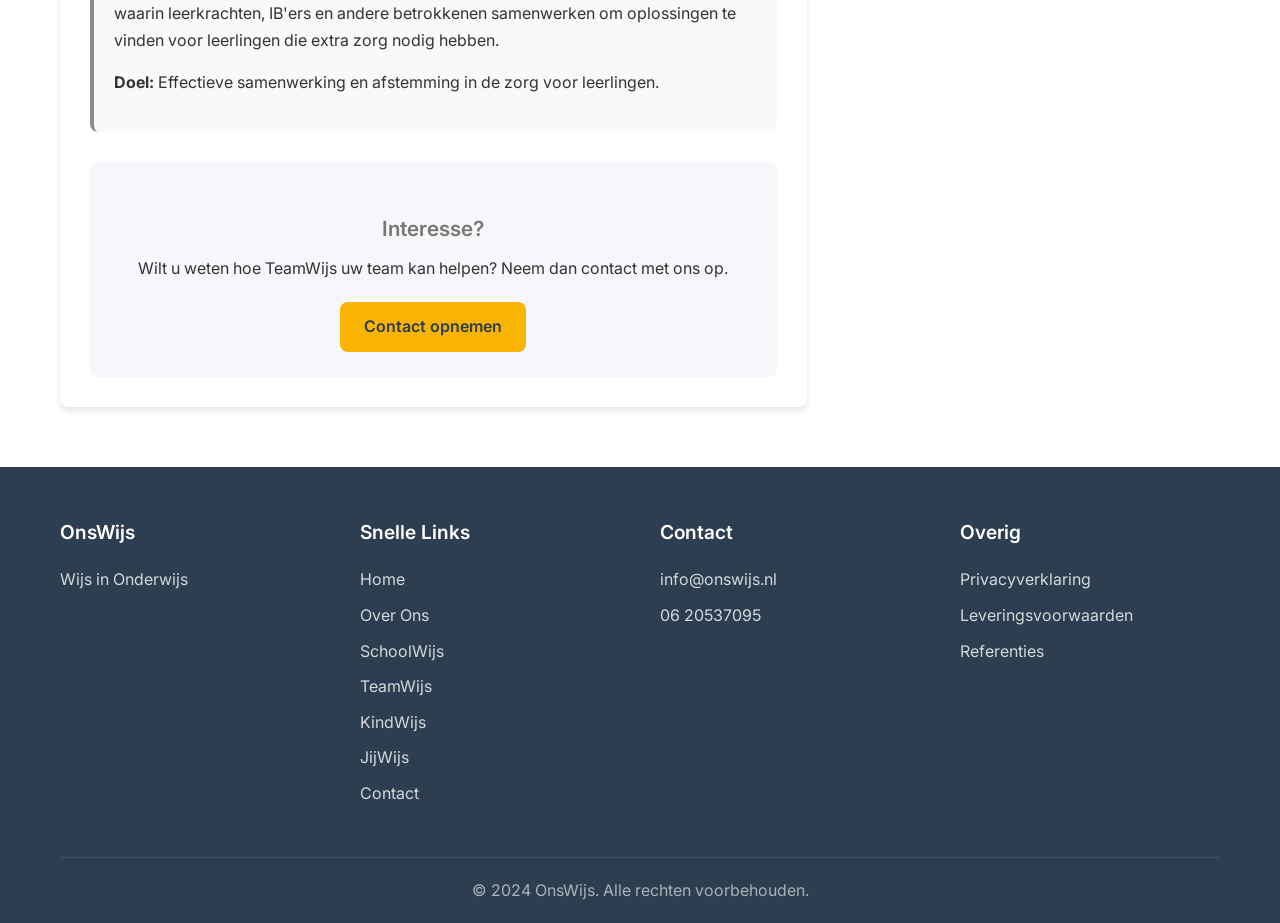
<file: diensten/teamwijs.html>
<!DOCTYPE html>
<html lang="nl">
<head>
    <meta charset="UTF-8">
    <meta name="viewport" content="width=device-width, initial-scale=1.0">
    <meta name="description" content="TeamWijs - Team-leren, de krachtige IBer, kindgericht werken en consultatiegesprekken">
    <title>TeamWijs - OnsWijs</title>
    <link rel="stylesheet" href="../css/style.css">
    <link rel="preconnect" href="https://fonts.googleapis.com">
    <link rel="preconnect" href="https://fonts.gstatic.com" crossorigin>
    <link href="https://fonts.googleapis.com/css2?family=Inter:wght@300;400;500;600;700&display=swap" rel="stylesheet">
</head>
<body>
    <header class="header">
        <div class="container">
            <div class="logo">
                <h1>OnsWijs</h1>
                <p class="tagline">Wijs in Onderwijs</p>
            </div>
            <nav class="main-nav">
                <button class="mobile-menu-toggle" aria-label="Menu">
                    <span class="hamburger"></span>
                </button>
                <ul class="nav-list">
                    <li><a href="../index.html">Home</a></li>
                    <li><a href="../over-ons.html">Over OnsWijs</a></li>
                    <li class="dropdown">
                        <a href="#">Diensten <span class="arrow">▼</span></a>
                        <ul class="dropdown-menu">
                            <li><a href="schoolwijs.html">SchoolWijs</a></li>
                            <li><a href="teamwijs.html" class="active">TeamWijs</a></li>
                            <li><a href="kindwijs.html">KindWijs</a></li>
                            <li><a href="jijwijs.html">JijWijs</a></li>
                        </ul>
                    </li>
                    <li><a href="https://www.vertrouwenswerk.nl" target="_blank">Vertrouwenswerk.nl</a></li>
                    <li><a href="../contact.html">Contact</a></li>
                </ul>
            </nav>
        </div>
    </header>

    <main>
        <section class="page-header">
            <div class="container">
                <h1>TeamWijs</h1>
                <p class="breadcrumb"><a href="../index.html">Home</a> / <a href="../over-ons.html">Diensten</a> / TeamWijs</p>
            </div>
        </section>

        <section class="content-section">
            <div class="container">
                <div class="content-grid">
                    <article class="main-content">
                        <h2>Wat is TeamWijs?</h2>
                        <p>
                            TeamWijs richt zich op het versterken van teams binnen het onderwijs. Een goed functionerend team
                            is essentieel voor een positieve schoolcultuur en effectief onderwijs. Wij helpen teams om beter
                            samen te werken, van elkaar te leren en gezamenlijke doelen te bereiken.
                        </p>

                        <h2>Ons Aanbod</h2>

                        <div class="service-detail">
                            <h3>Team-leren</h3>
                            <p>
                                Begeleiding van teams bij het ontwikkelen van een lerende cultuur. We helpen teams om
                                reflecterend te leren, kennis te delen en continue te verbeteren.
                            </p>
                            <p>
                                <strong>Doel:</strong> Een team dat samen leert en groeit.
                            </p>
                        </div>

                        <div class="service-detail">
                            <h3>De Krachtige IBer</h3>
                            <p>
                                Specifieke training en begeleiding voor Intern Begeleiders (IB'ers). We helpen IB'ers om
                                effectiever te werken, beter samen te werken met leerkrachten en een centrale rol te vervullen
                                in de zorgstructuur van de school.
                            </p>
                            <p>
                                <strong>Doel:</strong> Bekwame, zelfverzekerde IB'ers die een verschil maken.
                            </p>
                        </div>

                        <div class="service-detail">
                            <h3>Kindgericht Werken</h3>
                            <p>
                                Training en begeleiding voor teams om kindgerichter te werken. Dit omvat het ontwikkelen
                                van een kindgerichte visie, het afstemmen van het onderwijs op de behoeften van individuele
                                leerlingen en het creëren van een veilige, stimulerende leeromgeving.
                            </p>
                            <p>
                                <strong>Doel:</strong> Onderwijs dat aansluit bij de behoeften van elk kind.
                            </p>
                        </div>

                        <div class="service-detail">
                            <h3>Consultatiegesprekken</h3>
                            <p>
                                Begeleiding van teams bij het voeren van consultatiegesprekken. Dit zijn gesprekken waarin
                                leerkrachten, IB'ers en andere betrokkenen samenwerken om oplossingen te vinden voor
                                leerlingen die extra zorg nodig hebben.
                            </p>
                            <p>
                                <strong>Doel:</strong> Effectieve samenwerking en afstemming in de zorg voor leerlingen.
                            </p>
                        </div>

                        <div class="cta-section">
                            <h3>Interesse?</h3>
                            <p>Wilt u weten hoe TeamWijs uw team kan helpen? Neem dan contact met ons op.</p>
                            <a href="../contact.html" class="btn btn-primary">Contact opnemen</a>
                        </div>
                    </article>

                    <aside class="sidebar">
                        <div class="sidebar-card">
                            <h3>TeamWijs Diensten</h3>
                            <ul>
                                <li><a href="#team-leren">Team-leren</a></li>
                                <li><a href="#iber">De Krachtige IBer</a></li>
                                <li><a href="#kindgericht">Kindgericht Werken</a></li>
                                <li><a href="#consultatie">Consultatiegesprekken</a></li>
                            </ul>
                        </div>

                        <div class="sidebar-card">
                            <h3>Andere Diensten</h3>
                            <ul>
                                <li><a href="schoolwijs.html">SchoolWijs</a></li>
                                <li><a href="kindwijs.html">KindWijs</a></li>
                                <li><a href="jijwijs.html">JijWijs</a></li>
                            </ul>
                        </div>

                        <div class="sidebar-card">
                            <h3>Contact</h3>
                            <p><strong>Email:</strong> <a href="mailto:info@onswijs.nl">info@onswijs.nl</a></p>
                            <p><strong>Telefoon:</strong> <a href="tel:+31620537095">06 20537095</a></p>
                        </div>
                    </aside>
                </div>
            </div>
        </section>
    </main>

    <footer class="footer">
        <div class="container">
            <div class="footer-content">
                <div class="footer-section">
                    <h3>OnsWijs</h3>
                    <p>Wijs in Onderwijs</p>
                </div>
                <div class="footer-section">
                    <h3>Snelle Links</h3>
                    <ul>
                        <li><a href="../index.html">Home</a></li>
                        <li><a href="../over-ons.html">Over Ons</a></li>
                        <li><a href="schoolwijs.html">SchoolWijs</a></li>
                        <li><a href="teamwijs.html">TeamWijs</a></li>
                        <li><a href="kindwijs.html">KindWijs</a></li>
                        <li><a href="jijwijs.html">JijWijs</a></li>
                        <li><a href="../contact.html">Contact</a></li>
                    </ul>
                </div>
                <div class="footer-section">
                    <h3>Contact</h3>
                    <p><a href="mailto:info@onswijs.nl">info@onswijs.nl</a></p>
                    <p><a href="tel:+31620537095">06 20537095</a></p>
                </div>
                <div class="footer-section">
                    <h3>Overig</h3>
                    <ul>
                        <li><a href="../privacy.html">Privacyverklaring</a></li>
                        <li><a href="../leveringsvoorwaarden.html">Leveringsvoorwaarden</a></li>
                        <li><a href="../referenties.html">Referenties</a></li>
                    </ul>
                </div>
            </div>
            <div class="footer-bottom">
                <p>&copy; 2024 OnsWijs. Alle rechten voorbehouden.</p>
            </div>
        </div>
    </footer>

    <script src="../js/main.js"></script>
</body>
</html>
</file>
<file: css/style.css>
/* Reset en basisstijlen */
* {
    margin: 0;
    padding: 0;
    box-sizing: border-box;
}

:root {
    --primary-color: #908c8a;
    --primary-dark: #7a7674;
    --secondary-color: #a8a4a2;
    --accent-color: #f8b400;
    --light-color: #f5f7fa;
    --dark-color: #2c3e50;
    --text-color: #333;
    --text-light: #7f8c8d;
    --white: #ffffff;
    --shadow: 0 4px 6px rgba(0, 0, 0, 0.1);
    --shadow-lg: 0 10px 20px rgba(0, 0, 0, 0.1);
    --border-radius: 8px;
    --transition: all 0.3s ease;
}

html {
    scroll-behavior: smooth;
}

body {
    font-family: 'Inter', -apple-system, BlinkMacSystemFont, 'Segoe UI', Roboto, sans-serif;
    line-height: 1.6;
    color: var(--text-color);
    background-color: var(--white);
}

.container {
    width: 100%;
    max-width: 1200px;
    margin: 0 auto;
    padding: 0 20px;
}

/* Header */
.header {
    background-color: var(--white);
    box-shadow: var(--shadow);
    position: sticky;
    top: 0;
    z-index: 1000;
    padding: 15px 0;
}

.header .container {
    display: flex;
    justify-content: space-between;
    align-items: center;
}

.logo h1 {
    font-size: 1.8rem;
    font-weight: 700;
    color: var(--primary-color);
}

.logo .tagline {
    font-size: 0.9rem;
    color: var(--secondary-color);
    font-weight: 300;
}

/* Navigation */
.main-nav {
    display: flex;
    align-items: center;
}

.nav-list {
    display: flex;
    list-style: none;
    gap: 25px;
}

.nav-list a {
    text-decoration: none;
    color: var(--dark-color);
    font-weight: 500;
    padding: 8px 0;
    position: relative;
    transition: var(--transition);
}

.nav-list a:hover,
.nav-list a.active {
    color: var(--primary-color);
}

.nav-list a:hover::after {
    content: '';
    position: absolute;
    bottom: 0;
    left: 0;
    width: 100%;
    height: 2px;
    background-color: var(--primary-color);
}

/* Dropdown menu */
.dropdown {
    position: relative;
}

.dropdown-menu {
    position: absolute;
    top: 100%;
    left: 0;
    background-color: var(--white);
    box-shadow: var(--shadow-lg);
    border-radius: var(--border-radius);
    padding: 15px 0;
    min-width: 200px;
    opacity: 0;
    visibility: hidden;
    transition: var(--transition);
    z-index: 1001;
}

.dropdown:hover .dropdown-menu {
    opacity: 1;
    visibility: visible;
}

.dropdown-menu li {
    padding: 0 15px;
}

.dropdown-menu a {
    display: block;
    padding: 8px 0;
    color: var(--text-color);
    font-weight: 400;
    border-bottom: 1px solid rgba(0, 0, 0, 0.05);
}

.dropdown-menu a:hover {
    color: var(--primary-color);
    padding-left: 5px;
}

.arrow {
    font-size: 0.7rem;
    margin-left: 5px;
}

/* Mobile menu toggle */
.mobile-menu-toggle {
    display: none;
    background: none;
    border: none;
    cursor: pointer;
    padding: 10px;
}

.hamburger {
    display: block;
    width: 25px;
    height: 2px;
    background-color: var(--dark-color);
    position: relative;
    transition: var(--transition);
}

.hamburger::before,
.hamburger::after {
    content: '';
    position: absolute;
    width: 100%;
    height: 100%;
    background-color: var(--dark-color);
    transition: var(--transition);
}

.hamburger::before {
    top: -8px;
}

.hamburger::after {
    top: 8px;
}

/* Hero section */
.hero {
    background: linear-gradient(135deg, var(--primary-color) 0%, var(--primary-dark) 100%);
    color: var(--white);
    padding: 60px 0;
    position: relative;
    overflow: hidden;
}

.hero .container {
    display: grid;
    grid-template-columns: 1fr 1fr;
    gap: 40px;
    align-items: center;
}

.hero-content h2 {
    font-size: 2.5rem;
    font-weight: 700;
    margin-bottom: 20px;
    line-height: 1.2;
}

.hero-text {
    font-size: 1.1rem;
    margin-bottom: 30px;
    opacity: 0.95;
    line-height: 1.7;
}

.hero-images {
    display: grid;
    grid-template-columns: repeat(3, 1fr);
    gap: 15px;
}

.hero-img {
    width: 100%;
    height: 200px;
    object-fit: cover;
    border-radius: var(--border-radius);
    box-shadow: var(--shadow-lg);
    transition: var(--transition);
}

.hero-img:hover {
    transform: translateY(-5px);
    box-shadow: var(--shadow-lg);
}

/* Buttons */
.btn {
    display: inline-block;
    padding: 12px 24px;
    text-decoration: none;
    border-radius: var(--border-radius);
    font-weight: 600;
    transition: var(--transition);
    border: none;
    cursor: pointer;
    font-size: 1rem;
}

.btn-primary {
    background-color: var(--accent-color);
    color: var(--dark-color);
}

.btn-primary:hover {
    background-color: #e6a100;
    transform: translateY(-2px);
}

.btn-secondary {
    background-color: var(--white);
    color: var(--primary-color);
    border: 2px solid var(--primary-color);
}

.btn-secondary:hover {
    background-color: var(--primary-color);
    color: var(--white);
}

/* Intro section */
.intro {
    padding: 80px 0;
    background-color: var(--light-color);
}

.intro h2 {
    font-size: 2rem;
    font-weight: 700;
    color: var(--primary-color);
    margin-bottom: 30px;
    text-align: center;
}

.intro-content {
    max-width: 800px;
    margin: 0 auto;
}

.intro-content p {
    margin-bottom: 20px;
    font-size: 1.05rem;
    color: var(--text-color);
}

/* Services overview */
.services-overview {
    padding: 80px 0;
}

.services-overview h2 {
    font-size: 2rem;
    font-weight: 700;
    color: var(--primary-color);
    margin-bottom: 50px;
    text-align: center;
}

.services-grid {
    display: grid;
    grid-template-columns: repeat(auto-fit, minmax(280px, 1fr));
    gap: 30px;
}

.service-card {
    background-color: var(--white);
    padding: 30px;
    border-radius: var(--border-radius);
    box-shadow: var(--shadow);
    transition: var(--transition);
}

.service-card:hover {
    transform: translateY(-5px);
    box-shadow: var(--shadow-lg);
}

.service-card h3 {
    font-size: 1.5rem;
    font-weight: 600;
    color: var(--primary-color);
    margin-bottom: 15px;
}

.service-card p {
    color: var(--text-light);
    margin-bottom: 20px;
    line-height: 1.6;
}

.service-card .btn {
    display: block;
    text-align: center;
}

/* CTA section */
.cta {
    background: linear-gradient(135deg, var(--primary-dark) 0%, var(--primary-color) 100%);
    color: var(--white);
    padding: 60px 0;
    text-align: center;
}

.cta h2 {
    font-size: 2rem;
    font-weight: 700;
    margin-bottom: 20px;
}

.cta p {
    font-size: 1.1rem;
    margin-bottom: 30px;
    opacity: 0.95;
}

.contact-info {
    display: flex;
    justify-content: center;
    gap: 20px;
    flex-wrap: wrap;
}

.contact-info .btn {
    background-color: var(--accent-color);
    color: var(--dark-color);
}

.contact-info .btn:hover {
    background-color: #e6a100;
}

/* Footer */
.footer {
    background-color: var(--dark-color);
    color: var(--white);
    padding: 50px 0 20px;
}

.footer-content {
    display: grid;
    grid-template-columns: repeat(auto-fit, minmax(200px, 1fr));
    gap: 40px;
    margin-bottom: 40px;
}

.footer-section h3 {
    font-size: 1.2rem;
    font-weight: 600;
    margin-bottom: 20px;
    color: var(--white);
}

.footer-section p {
    color: rgba(255, 255, 255, 0.8);
    margin-bottom: 10px;
}

.footer-section a {
    color: rgba(255, 255, 255, 0.8);
    text-decoration: none;
    transition: var(--transition);
}

.footer-section a:hover {
    color: var(--accent-color);
}

.footer-section ul {
    list-style: none;
}

.footer-section li {
    margin-bottom: 10px;
}

.footer-bottom {
    text-align: center;
    padding-top: 20px;
    border-top: 1px solid rgba(255, 255, 255, 0.1);
    color: rgba(255, 255, 255, 0.6);
}

/* Page header */
.page-header {
    background-color: var(--light-color);
    padding: 40px 0;
    text-align: center;
}

.page-header h1 {
    font-size: 2.5rem;
    font-weight: 700;
    color: var(--primary-color);
    margin-bottom: 10px;
}

.breadcrumb {
    color: var(--text-light);
    font-size: 1rem;
}

.breadcrumb a {
    color: var(--primary-color);
    text-decoration: none;
}

.breadcrumb a:hover {
    text-decoration: underline;
}

/* Content sections */
.content-section {
    padding: 60px 0;
}

.content-grid {
    display: grid;
    grid-template-columns: 2fr 1fr;
    gap: 40px;
}

.main-content {
    background-color: var(--white);
    padding: 30px;
    border-radius: var(--border-radius);
    box-shadow: var(--shadow);
}

.main-content h2 {
    font-size: 1.8rem;
    font-weight: 600;
    color: var(--primary-color);
    margin-bottom: 20px;
    padding-bottom: 10px;
    border-bottom: 2px solid var(--light-color);
}

.main-content h3 {
    font-size: 1.4rem;
    font-weight: 600;
    color: var(--primary-dark);
    margin: 25px 0 15px;
}

.main-content p {
    margin-bottom: 15px;
    line-height: 1.7;
}

.main-content ul {
    margin-bottom: 20px;
    padding-left: 20px;
}

.main-content li {
    margin-bottom: 8px;
    line-height: 1.6;
}

/* Sidebar */
.sidebar {
    display: flex;
    flex-direction: column;
    gap: 20px;
}

.sidebar-card {
    background-color: var(--white);
    padding: 25px;
    border-radius: var(--border-radius);
    box-shadow: var(--shadow);
}

.sidebar-card h3 {
    font-size: 1.2rem;
    font-weight: 600;
    color: var(--primary-color);
    margin-bottom: 15px;
    padding-bottom: 10px;
    border-bottom: 1px solid var(--light-color);
}

.sidebar-card ul {
    list-style: none;
    margin: 0;
    padding: 0;
}

.sidebar-card li {
    margin-bottom: 10px;
}

.sidebar-card a {
    color: var(--text-color);
    text-decoration: none;
    transition: var(--transition);
}

.sidebar-card a:hover {
    color: var(--primary-color);
}

/* Service details */
.service-detail {
    background-color: rgba(144, 140, 138, 0.05);
    padding: 20px;
    border-radius: var(--border-radius);
    margin-bottom: 25px;
    border-left: 4px solid var(--primary-color);
}

.service-detail h3 {
    font-size: 1.3rem;
    color: var(--primary-color);
}

/* CTA section in content */
.cta-section {
    background-color: var(--light-color);
    padding: 25px;
    border-radius: var(--border-radius);
    margin-top: 30px;
    text-align: center;
}

.cta-section h3 {
    font-size: 1.3rem;
    color: var(--primary-dark);
    margin-bottom: 10px;
}

.cta-section p {
    margin-bottom: 20px;
}

/* Contact page */
.contact-container {
    display: grid;
    grid-template-columns: 1fr 1fr;
    gap: 40px;
}

.contact-info {
    background-color: var(--white);
    padding: 30px;
    border-radius: var(--border-radius);
    box-shadow: var(--shadow);
}

.contact-info h2 {
    font-size: 1.8rem;
    color: var(--primary-color);
    margin-bottom: 20px;
}

.contact-details {
    display: grid;
    grid-template-columns: 1fr 1fr;
    gap: 20px;
    margin: 30px 0;
}

.contact-item {
    background-color: var(--light-color);
    padding: 20px;
    border-radius: var(--border-radius);
    text-align: center;
}

.contact-item h3 {
    font-size: 1.1rem;
    color: var(--primary-dark);
    margin-bottom: 10px;
}

.contact-item p {
    margin: 0;
    font-size: 1.1rem;
}

.contact-item a {
    color: var(--primary-color);
    text-decoration: none;
}

.contact-item a:hover {
    text-decoration: underline;
}

.contact-note {
    background-color: var(--light-color);
    padding: 15px;
    border-radius: var(--border-radius);
    margin-bottom: 20px;
}

.contact-note p {
    margin: 0;
    font-size: 0.95rem;
}

.social-media {
    margin-top: 30px;
}

.social-media h3 {
    font-size: 1.1rem;
    color: var(--primary-dark);
    margin-bottom: 10px;
}

.contact-form {
    background-color: var(--white);
    padding: 30px;
    border-radius: var(--border-radius);
    box-shadow: var(--shadow);
}

.contact-form h2 {
    font-size: 1.8rem;
    color: var(--primary-color);
    margin-bottom: 20px;
}

/* Form styles */
.form-group {
    margin-bottom: 20px;
}

.form-group label {
    display: block;
    margin-bottom: 8px;
    font-weight: 500;
    color: var(--text-color);
}

.form-group input,
.form-group select,
.form-group textarea {
    width: 100%;
    padding: 12px;
    border: 1px solid #ddd;
    border-radius: var(--border-radius);
    font-family: inherit;
    font-size: 1rem;
    transition: var(--transition);
}

.form-group input:focus,
.form-group select:focus,
.form-group textarea:focus {
    outline: none;
    border-color: var(--primary-color);
    box-shadow: 0 0 0 2px rgba(144, 140, 138, 0.2);
}

.form-group textarea {
    resize: vertical;
    min-height: 120px;
}

.checkbox-group {
    display: flex;
    align-items: flex-start;
    gap: 10px;
}

.checkbox-group input {
    width: auto;
    margin-top: 5px;
}

.checkbox-group label {
    margin-bottom: 0;
    font-weight: 400;
}

.checkbox-group a {
    color: var(--primary-color);
}

.form-message {
    margin-top: 20px;
    padding: 15px;
    border-radius: var(--border-radius);
    text-align: center;
}

.form-message.success {
    background-color: rgba(76, 175, 80, 0.2);
    color: #2e7d32;
    border: 1px solid #4caf50;
}

.form-message.error {
    background-color: rgba(244, 67, 54, 0.2);
    color: #c62828;
    border: 1px solid #f44336;
}

/* Map section */
.map-section {
    background-color: var(--light-color);
    padding: 40px 0;
    text-align: center;
}

.map-section h2 {
    font-size: 1.8rem;
    color: var(--primary-color);
    margin-bottom: 15px;
}

.map-placeholder {
    background-color: var(--white);
    padding: 40px;
    border-radius: var(--border-radius);
    box-shadow: var(--shadow);
    margin-top: 20px;
    min-height: 200px;
    display: flex;
    align-items: center;
    justify-content: center;
}

/* Legal content */
.legal-content {
    background-color: var(--white);
    padding: 30px;
    border-radius: var(--border-radius);
    box-shadow: var(--shadow);
}

.legal-content h2 {
    font-size: 1.8rem;
    color: var(--primary-color);
    margin-bottom: 10px;
}

.last-updated {
    color: var(--text-light);
    font-size: 0.9rem;
    margin-bottom: 30px;
}

.legal-content h3 {
    font-size: 1.3rem;
    color: var(--primary-dark);
    margin: 25px 0 15px;
    padding-bottom: 5px;
    border-bottom: 1px solid var(--light-color);
}

.legal-content p {
    margin-bottom: 15px;
    line-height: 1.7;
}

.legal-content ul {
    margin-bottom: 20px;
    padding-left: 20px;
}

.legal-content li {
    margin-bottom: 8px;
    line-height: 1.6;
}

.legal-content a {
    color: var(--primary-color);
}

/* Testimonials */
.testimonials {
    display: grid;
    grid-template-columns: repeat(auto-fit, minmax(300px, 1fr));
    gap: 25px;
    margin-top: 30px;
}

.testimonial {
    background-color: var(--white);
    padding: 25px;
    border-radius: var(--border-radius);
    box-shadow: var(--shadow);
    transition: var(--transition);
}

.testimonial:hover {
    transform: translateY(-3px);
    box-shadow: var(--shadow-lg);
}

.testimonial-content {
    margin-bottom: 15px;
}

.testimonial-content p {
    font-style: italic;
    color: var(--text-color);
    line-height: 1.6;
}

.testimonial-author {
    text-align: right;
}

.testimonial-author p {
    margin: 0;
    font-weight: 600;
    color: var(--primary-dark);
    font-size: 0.95rem;
}

/* Responsive design */
@media (max-width: 992px) {
    .hero .container {
        grid-template-columns: 1fr;
        text-align: center;
    }

    .hero-content {
        order: 2;
    }

    .hero-images {
        order: 1;
        margin-bottom: 30px;
    }

    .hero-content h2 {
        font-size: 2rem;
    }
}

@media (max-width: 768px) {
    .mobile-menu-toggle {
        display: block;
    }

    .nav-list {
        position: fixed;
        top: 70px;
        left: 0;
        width: 100%;
        background-color: var(--white);
        flex-direction: column;
        padding: 20px;
        box-shadow: var(--shadow-lg);
        transform: translateY(-100%);
        opacity: 0;
        visibility: hidden;
        transition: var(--transition);
        z-index: 999;
    }

    .nav-list.active {
        transform: translateY(0);
        opacity: 1;
        visibility: visible;
    }

    .nav-list li {
        margin-bottom: 15px;
    }

    .dropdown-menu {
        position: static;
        opacity: 1;
        visibility: visible;
        box-shadow: none;
        padding: 10px 0;
        display: none;
    }

    .dropdown:hover .dropdown-menu {
        display: none;
    }

    .dropdown.active .dropdown-menu {
        display: block;
    }

    .hero .container {
        gap: 30px;
    }

    .hero-content h2 {
        font-size: 1.8rem;
    }

    .hero-images {
        grid-template-columns: 1fr;
    }

    .hero-img {
        height: 150px;
    }

    .intro h2,
    .services-overview h2 {
        font-size: 1.8rem;
    }

    .services-grid {
        grid-template-columns: 1fr;
    }

    .contact-info {
        flex-direction: column;
        align-items: center;
    }

    .contact-info .btn {
        width: 100%;
        max-width: 300px;
        margin-bottom: 10px;
    }

    .content-grid {
        grid-template-columns: 1fr;
    }

    .sidebar {
        order: -1;
    }

    .contact-container {
        grid-template-columns: 1fr;
    }

    .contact-details {
        grid-template-columns: 1fr;
    }
}

@media (max-width: 480px) {
    .container {
        padding: 0 15px;
    }

    .header .container {
        flex-direction: column;
        gap: 15px;
    }

    .logo {
        text-align: center;
    }

    .hero-content h2 {
        font-size: 1.5rem;
    }

    .hero-text {
        font-size: 1rem;
    }

    .intro-content p,
    .service-card p {
        font-size: 1rem;
    }

    .footer-content {
        grid-template-columns: 1fr;
        text-align: center;
    }
}

/* Animations */
@keyframes fadeIn {
    from {
        opacity: 0;
        transform: translateY(20px);
    }
    to {
        opacity: 1;
        transform: translateY(0);
    }
}

.service-card,
.hero-content,
.intro-content {
    animation: fadeIn 0.6s ease forwards;
}

.service-card:nth-child(1) { animation-delay: 0.1s; }
.service-card:nth-child(2) { animation-delay: 0.2s; }
.service-card:nth-child(3) { animation-delay: 0.3s; }
.service-card:nth-child(4) { animation-delay: 0.4s; }

/* Print styles */
@media print {
    .header,
    .footer,
    .mobile-menu-toggle,
    .btn,
    .hero-images,
    .sidebar,
    .contact-form,
    .map-placeholder {
        display: none;
    }

    body {
        background-color: white;
        color: black;
    }

    .hero,
    .page-header,
    .content-section,
    .main-content {
        background: white;
        color: black;
        padding: 20px 0;
        box-shadow: none;
    }

    .hero h2,
    .page-header h1,
    .main-content h2 {
        font-size: 1.5rem;
    }
}
</file>
